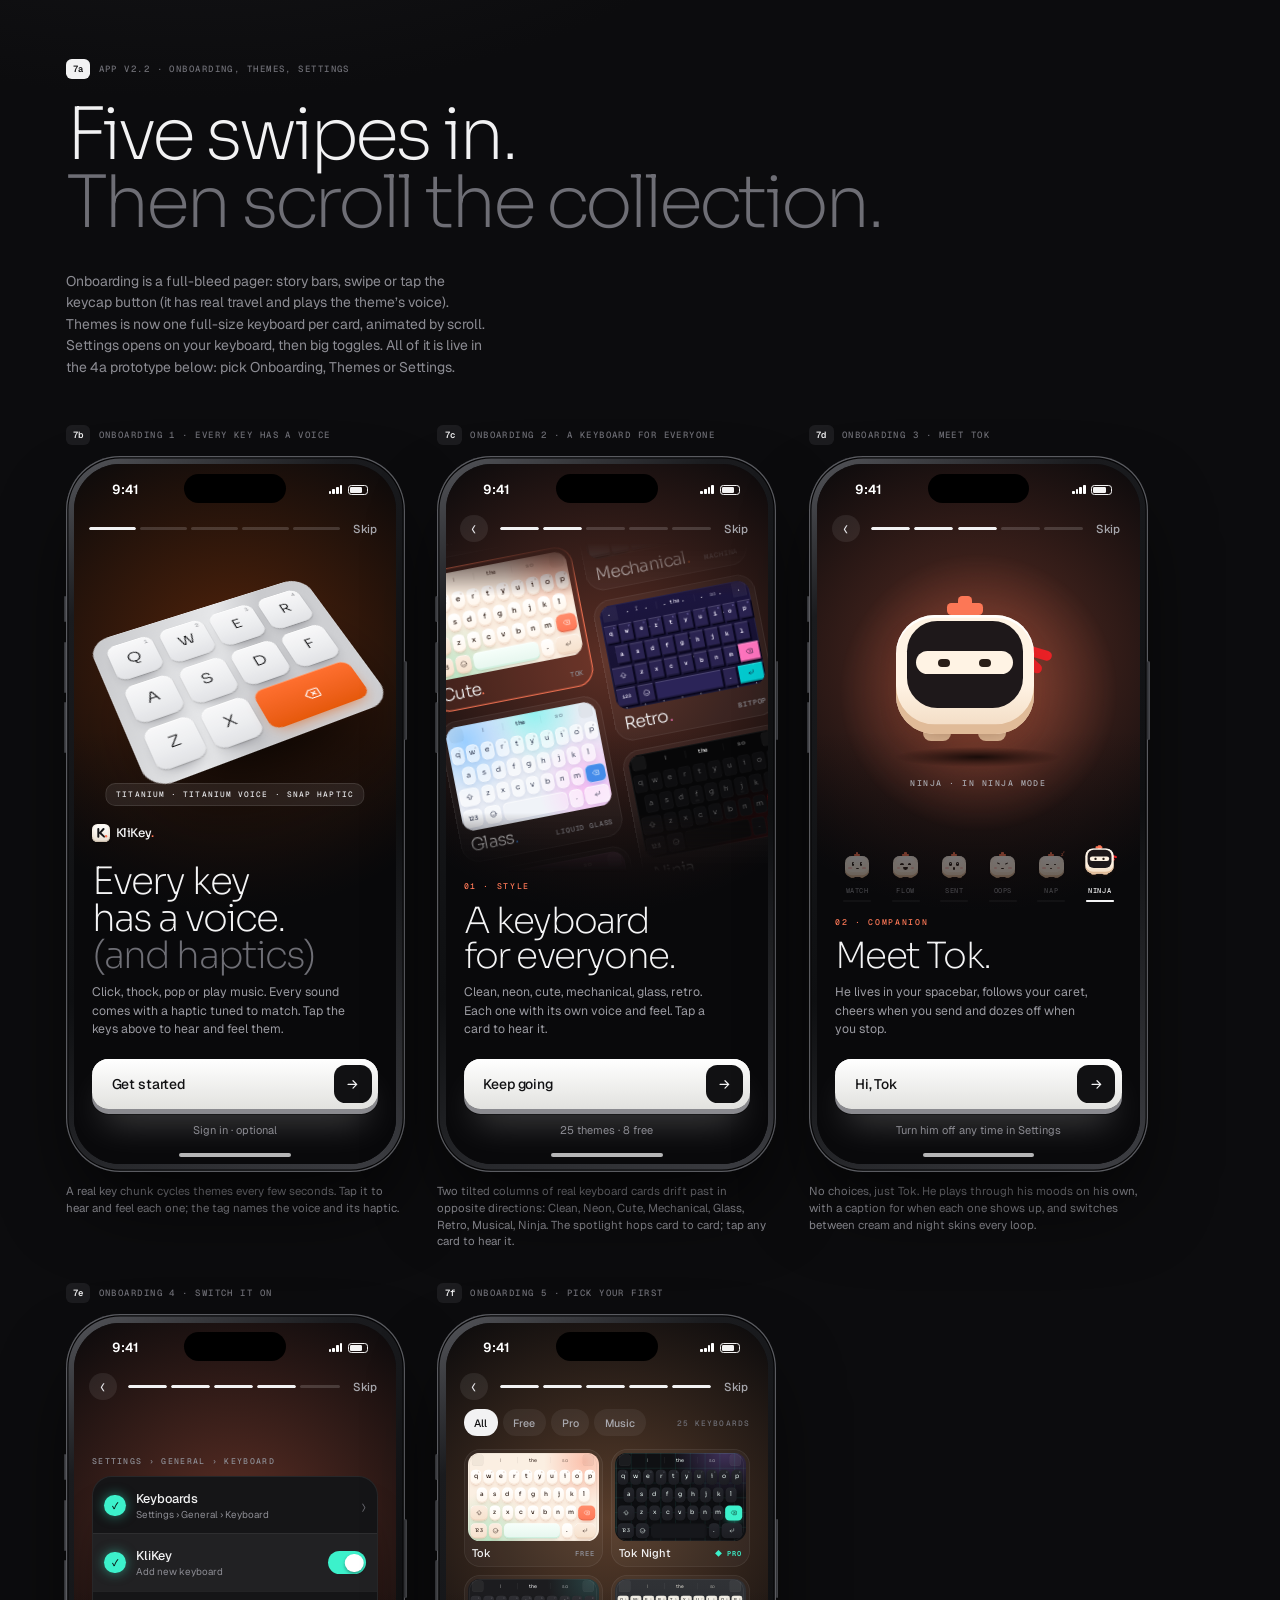
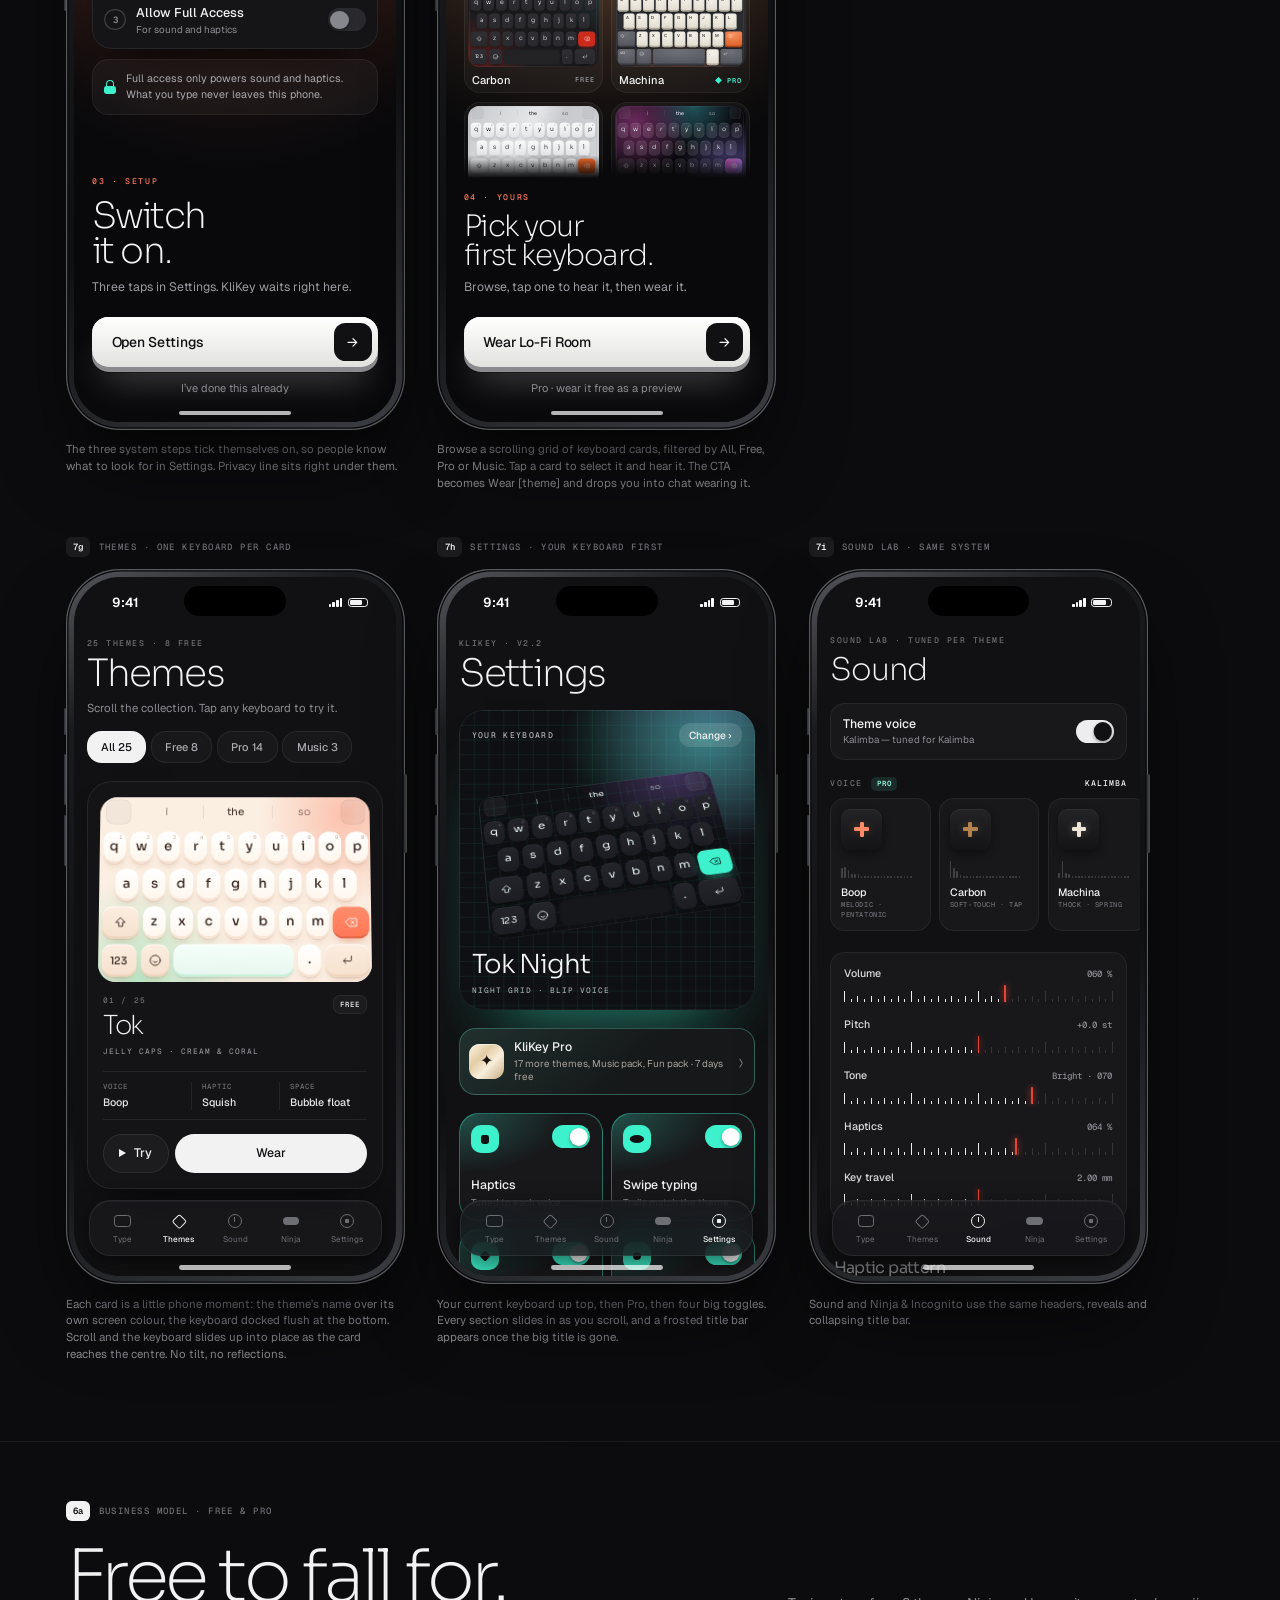
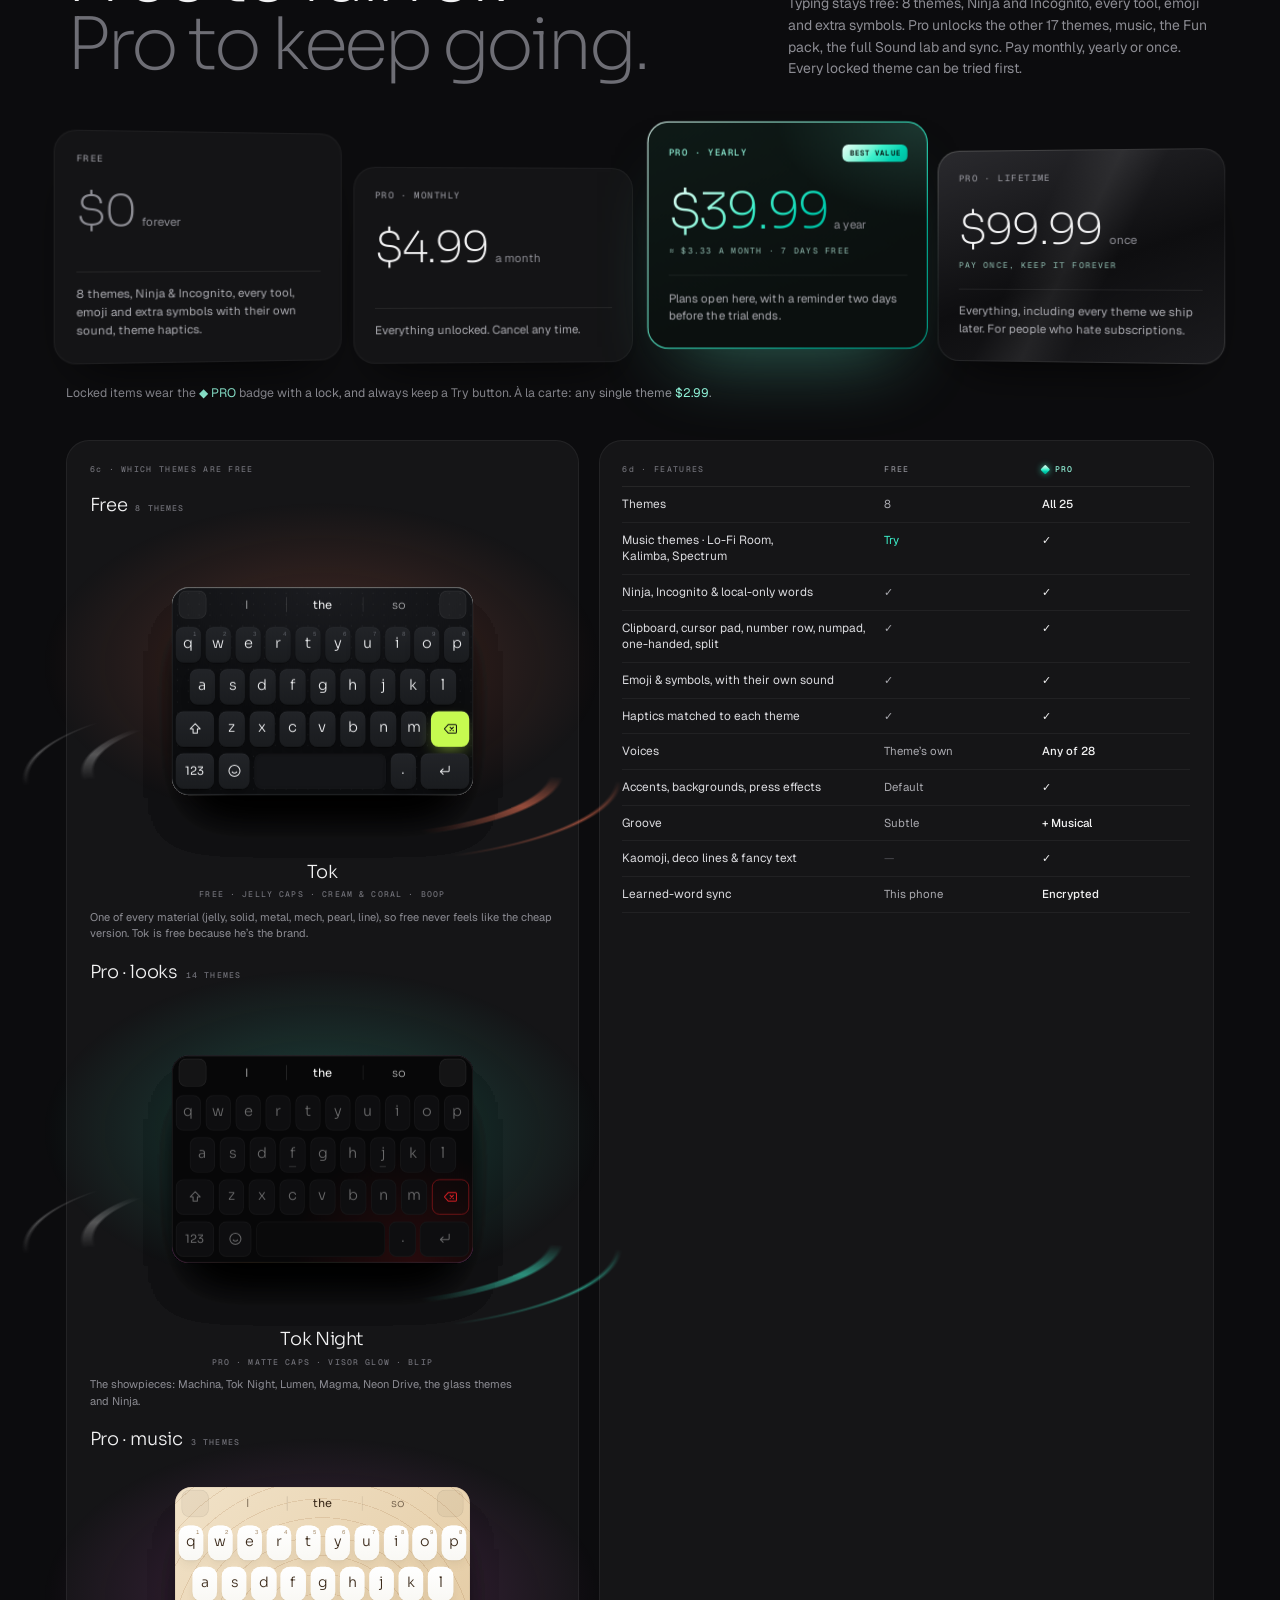
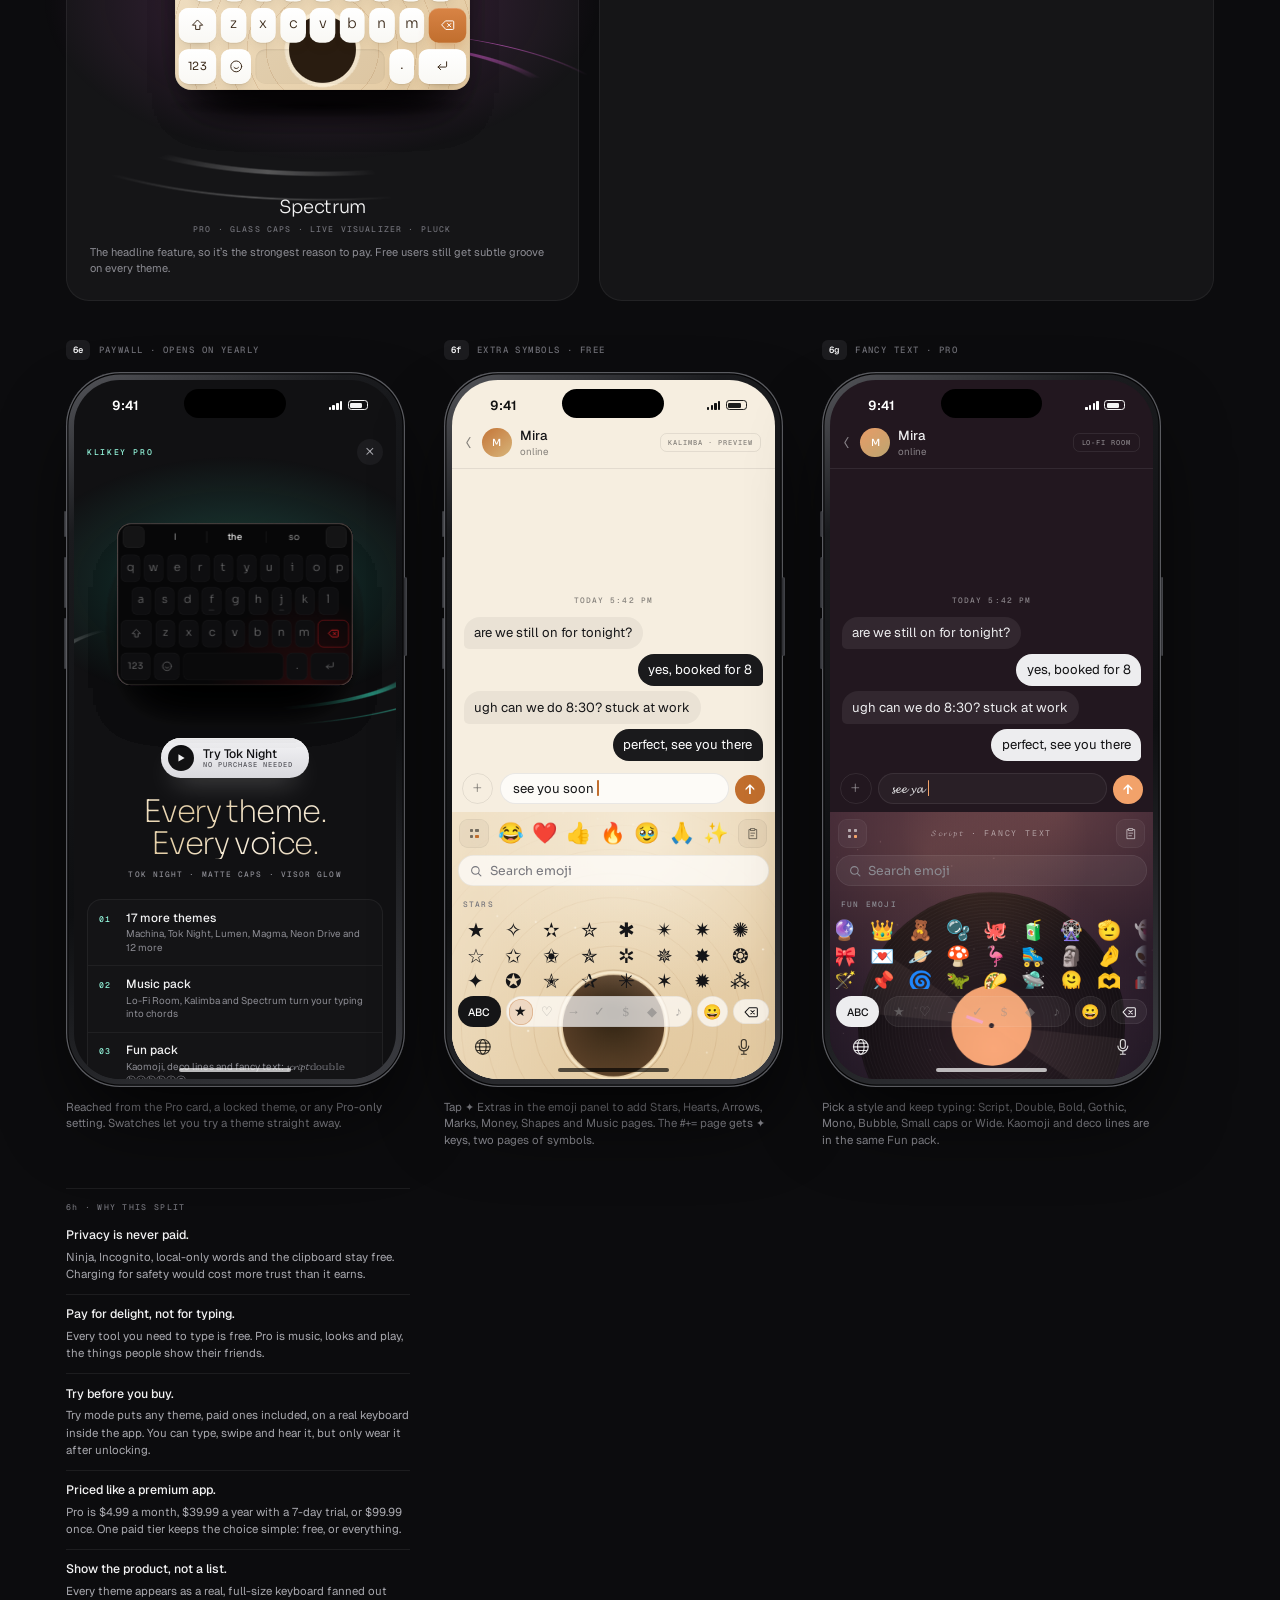
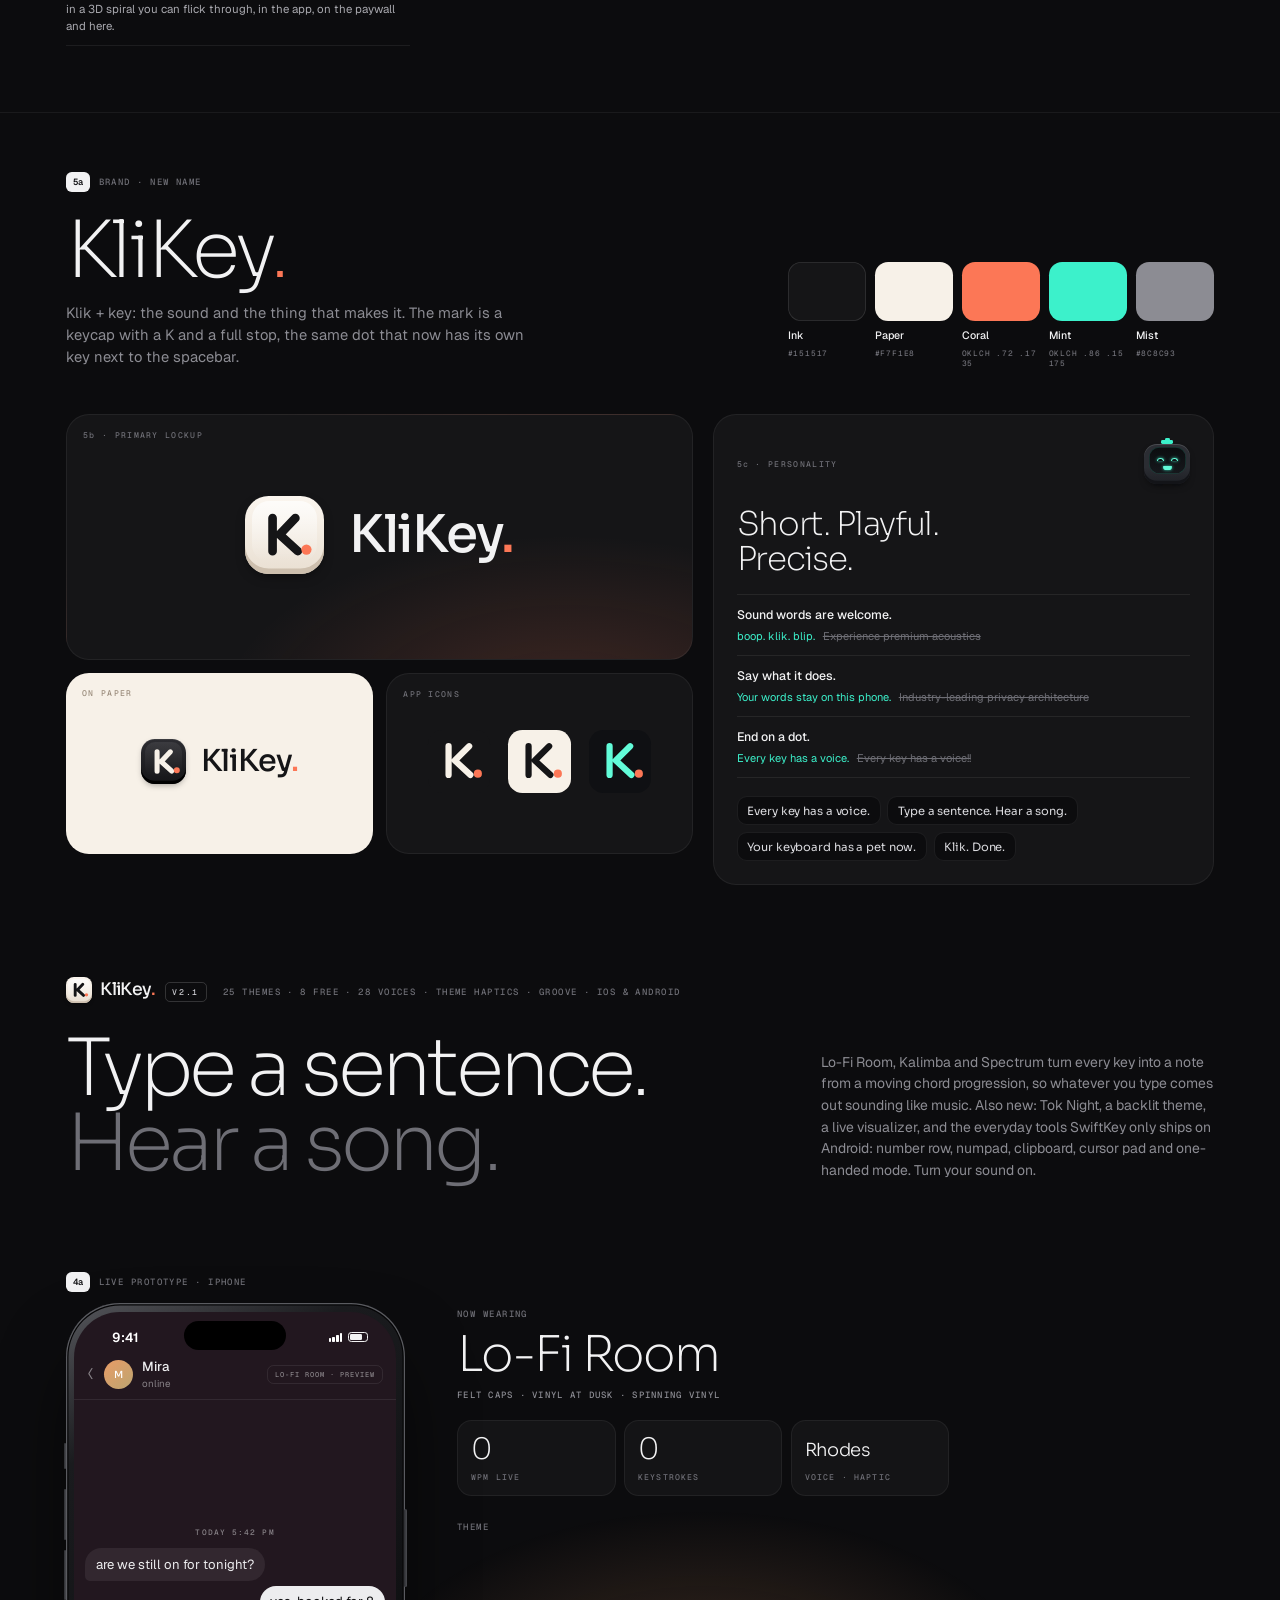
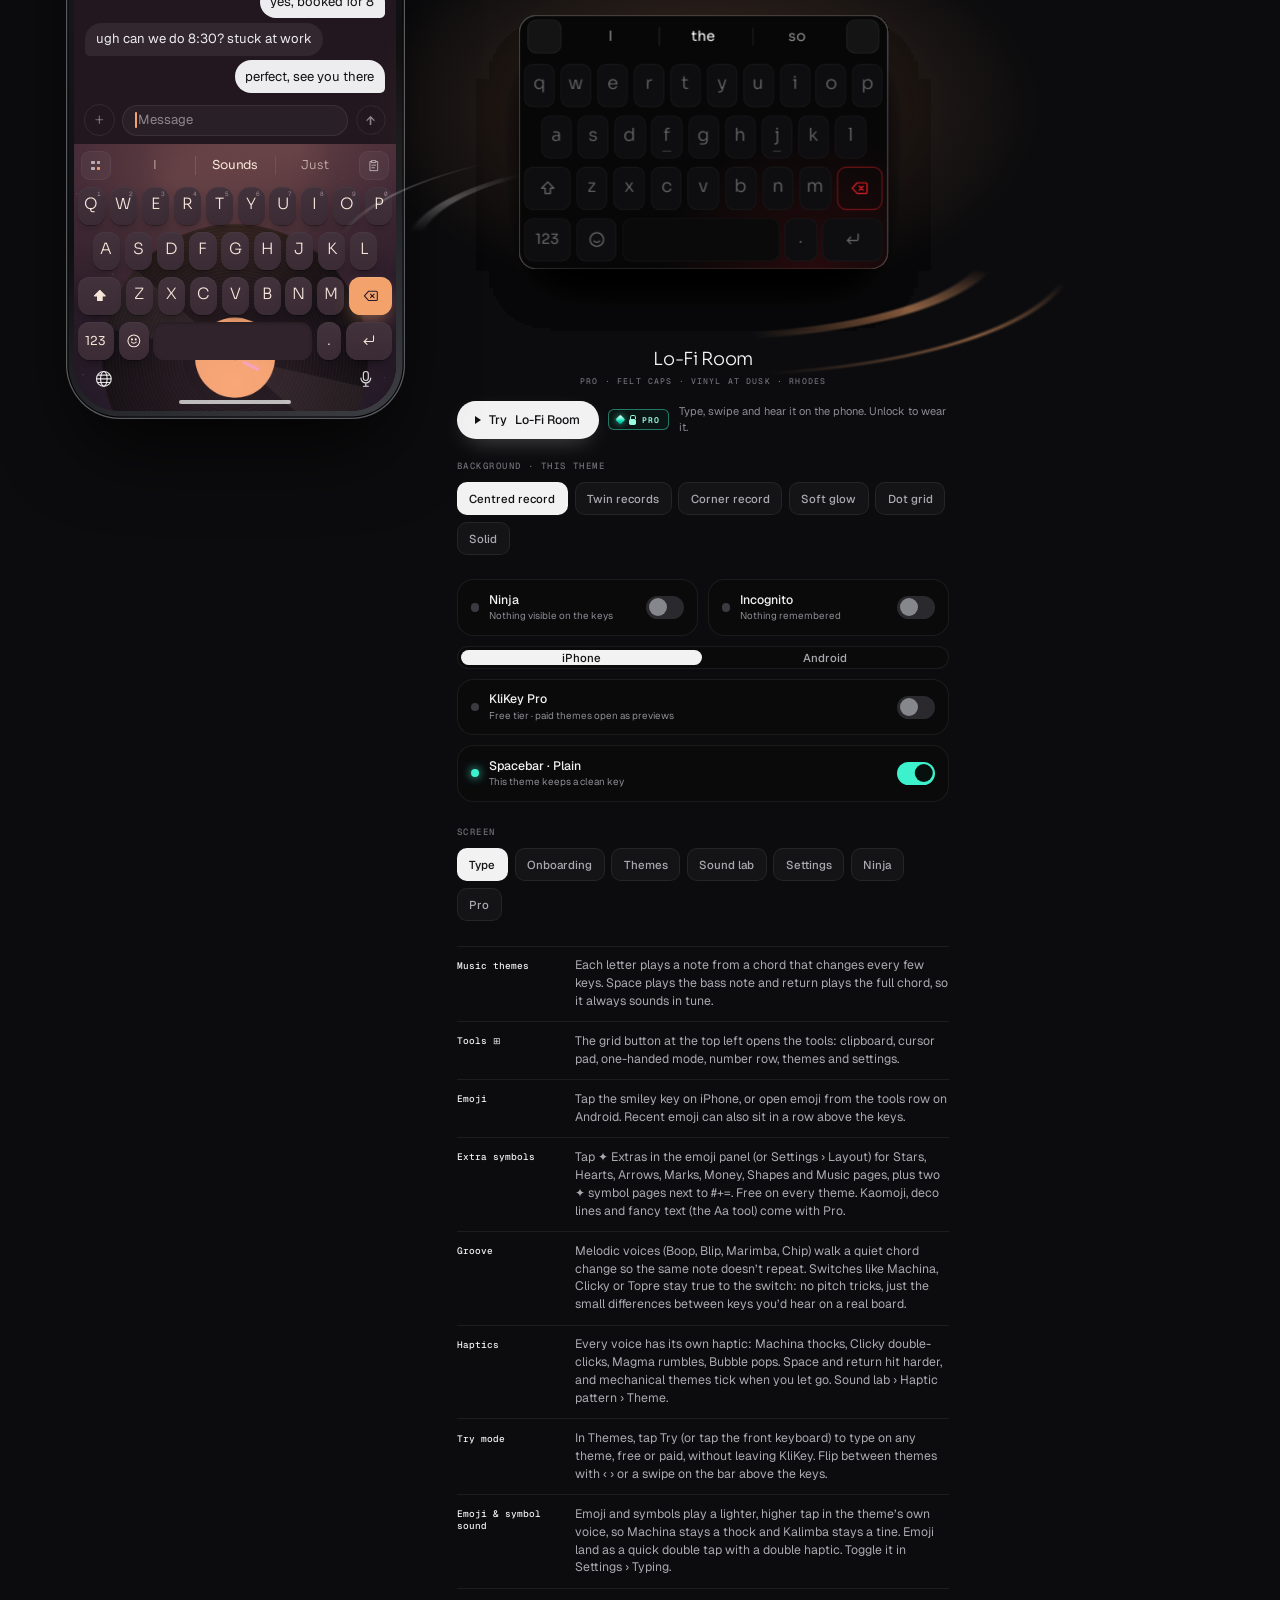
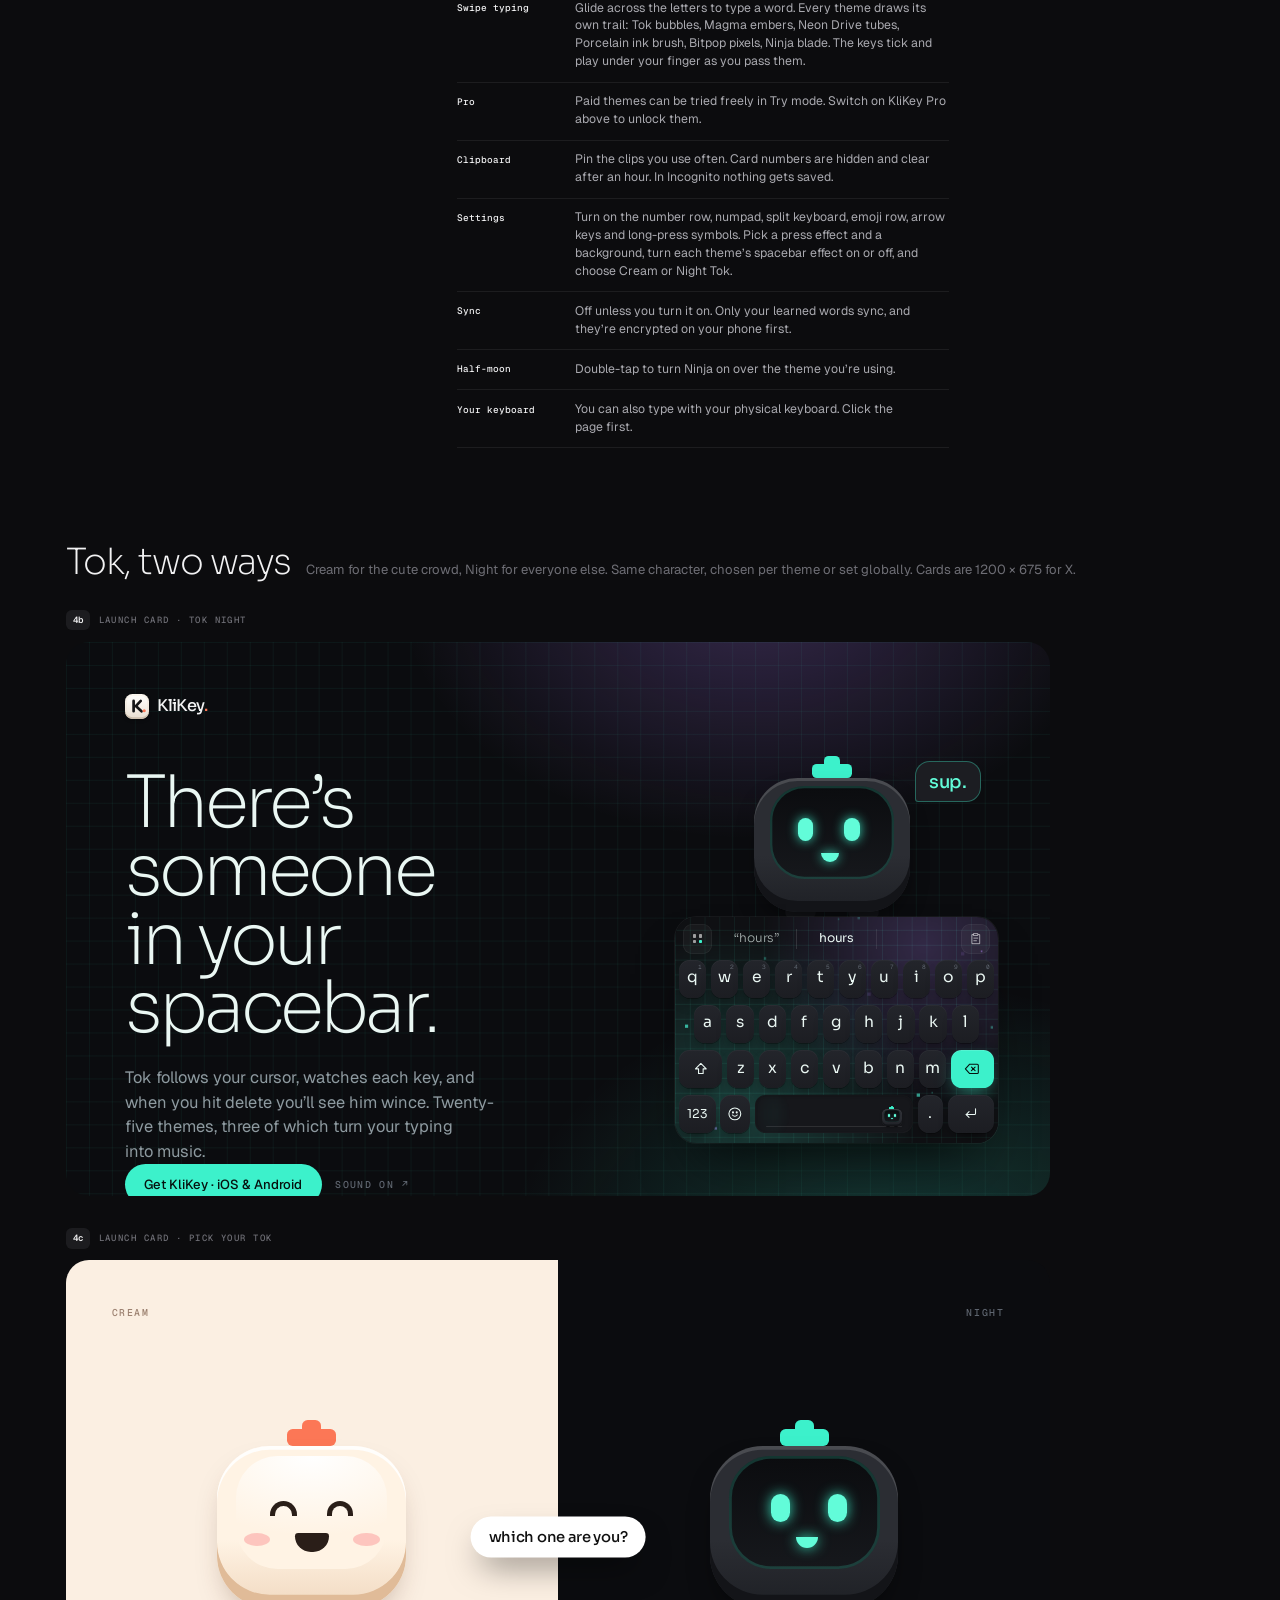
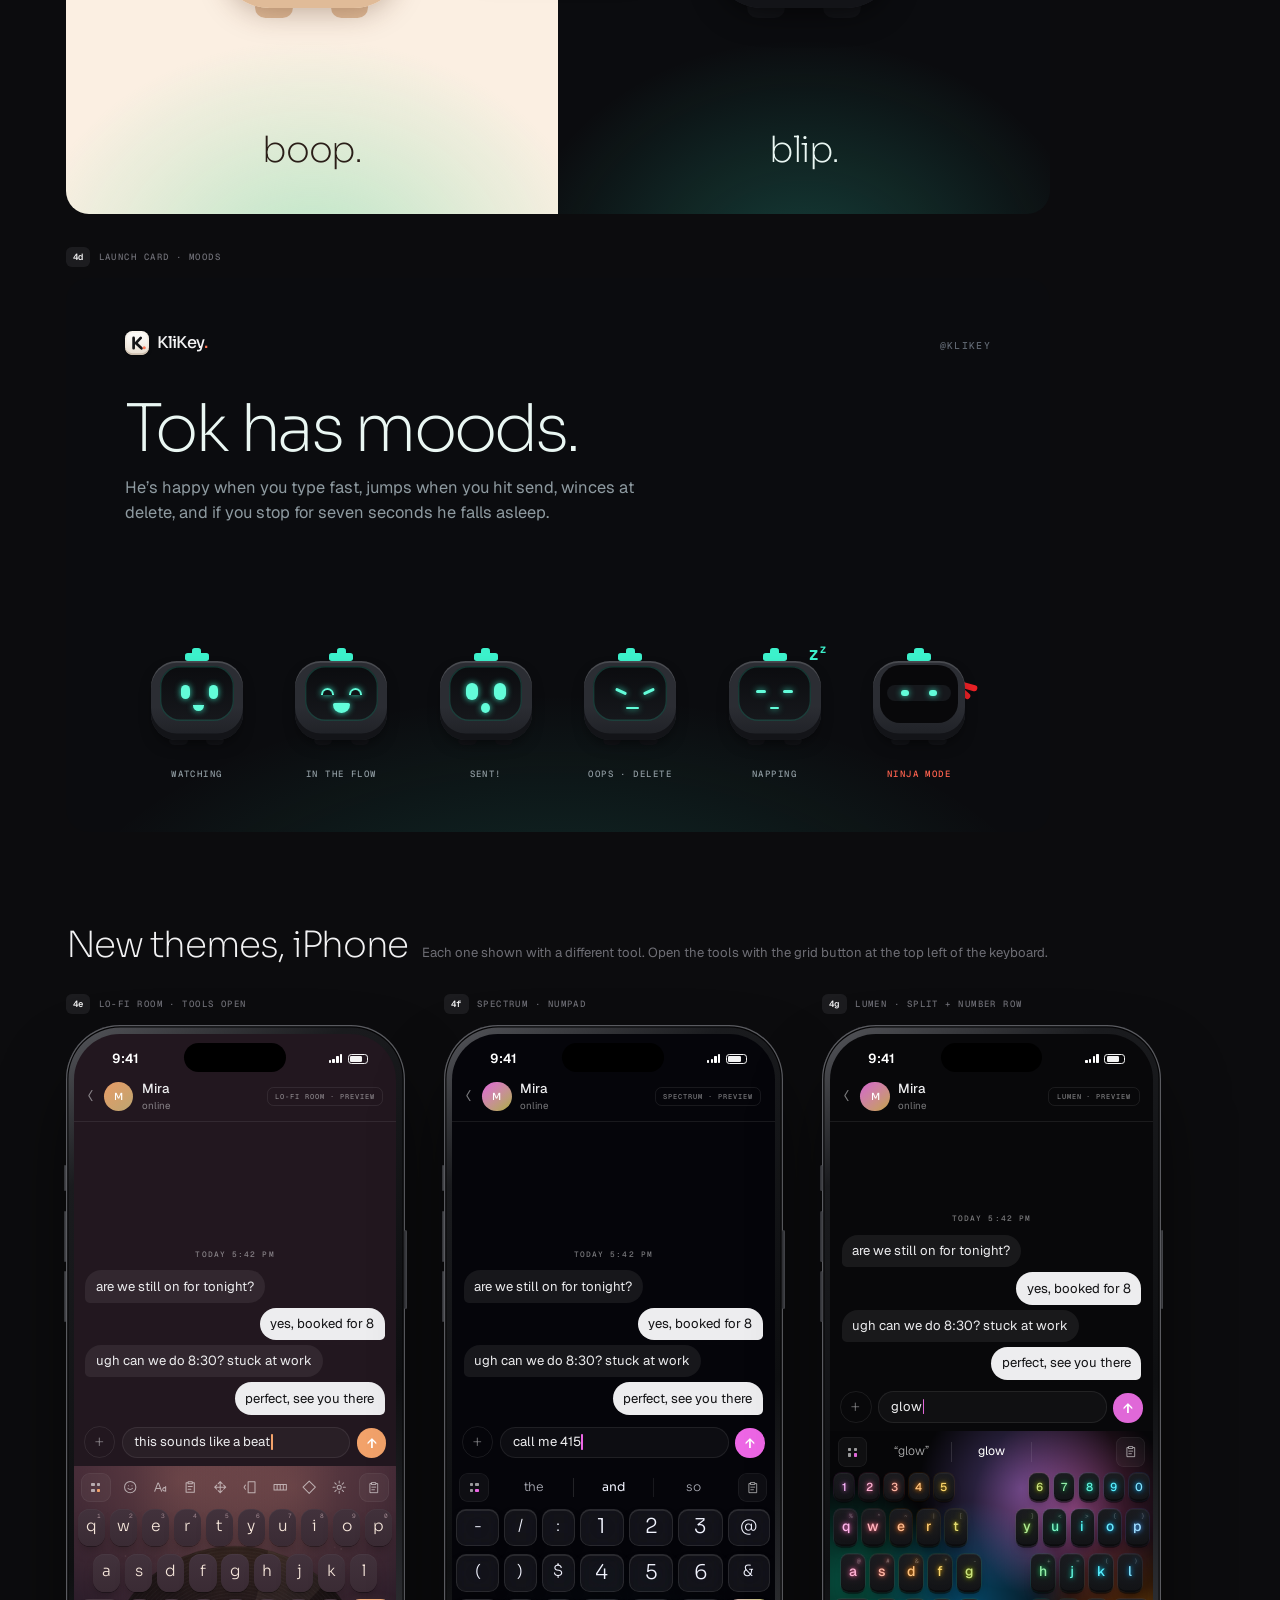
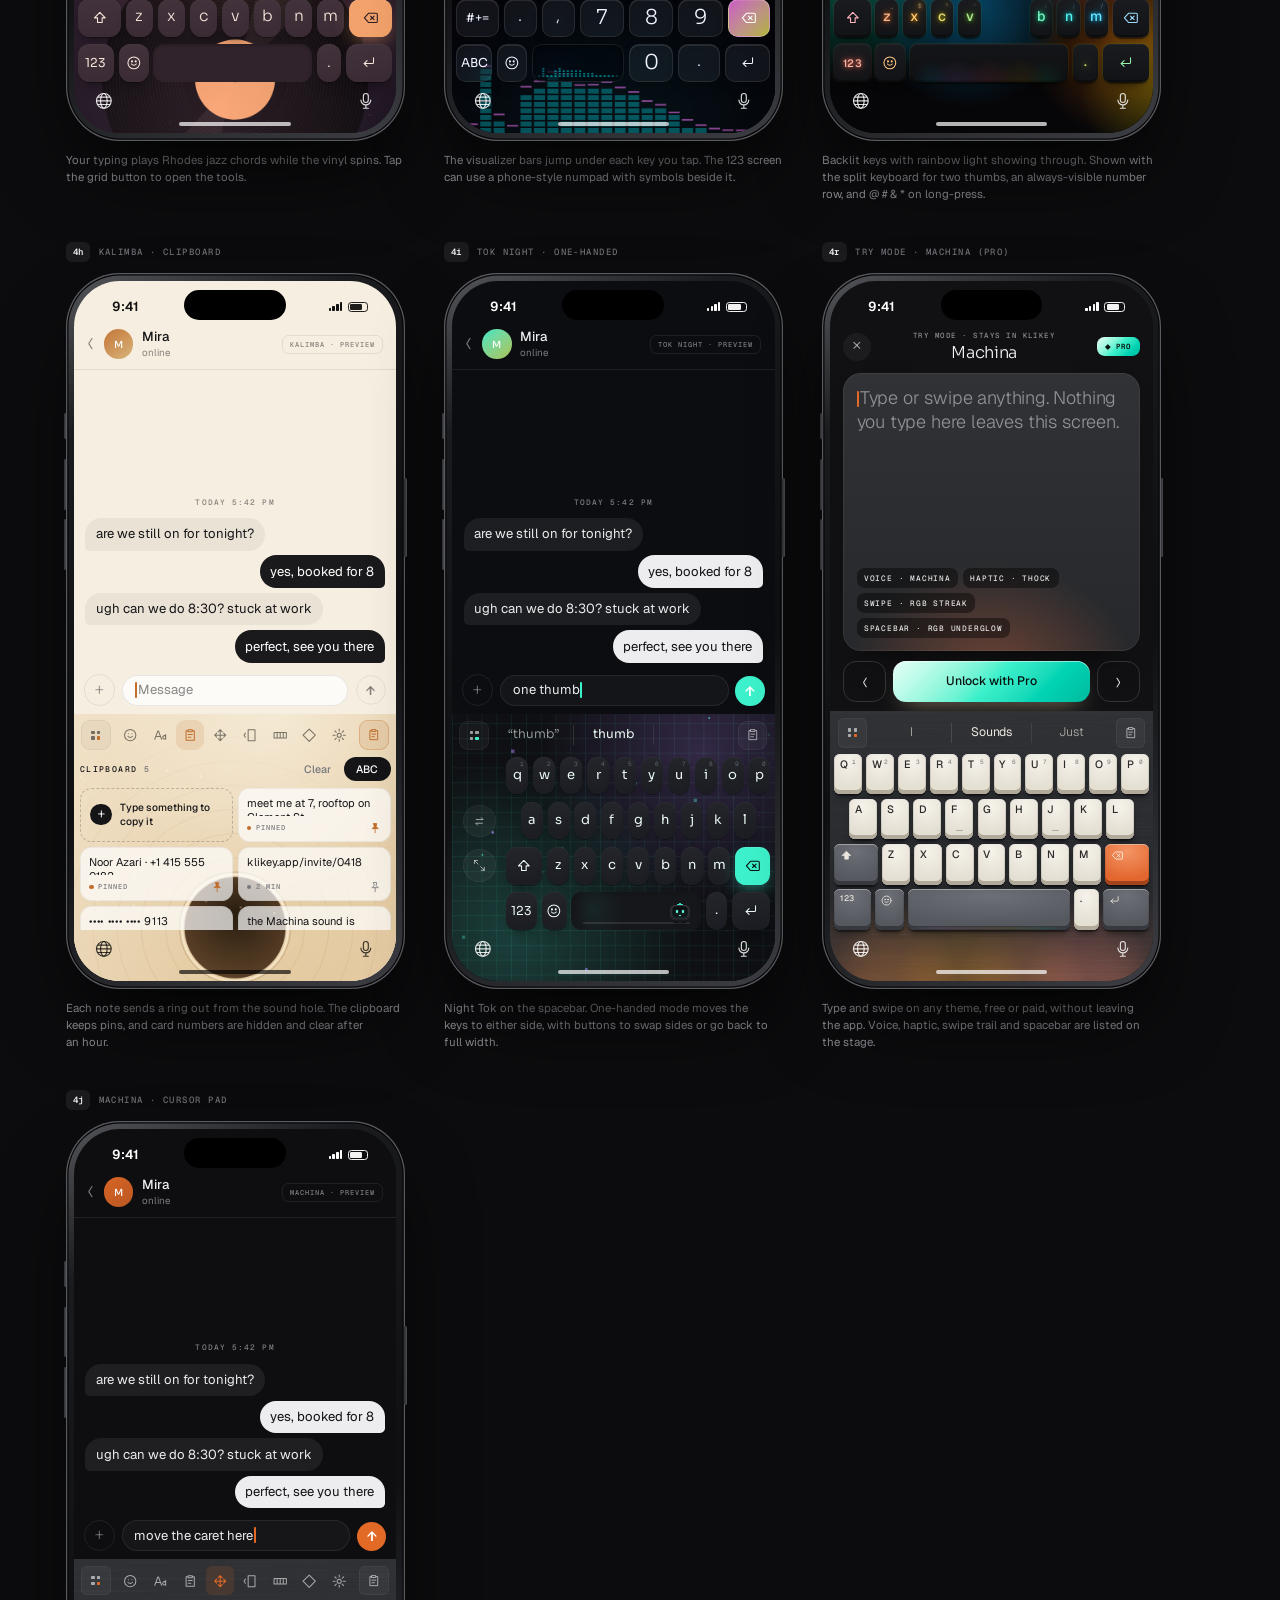
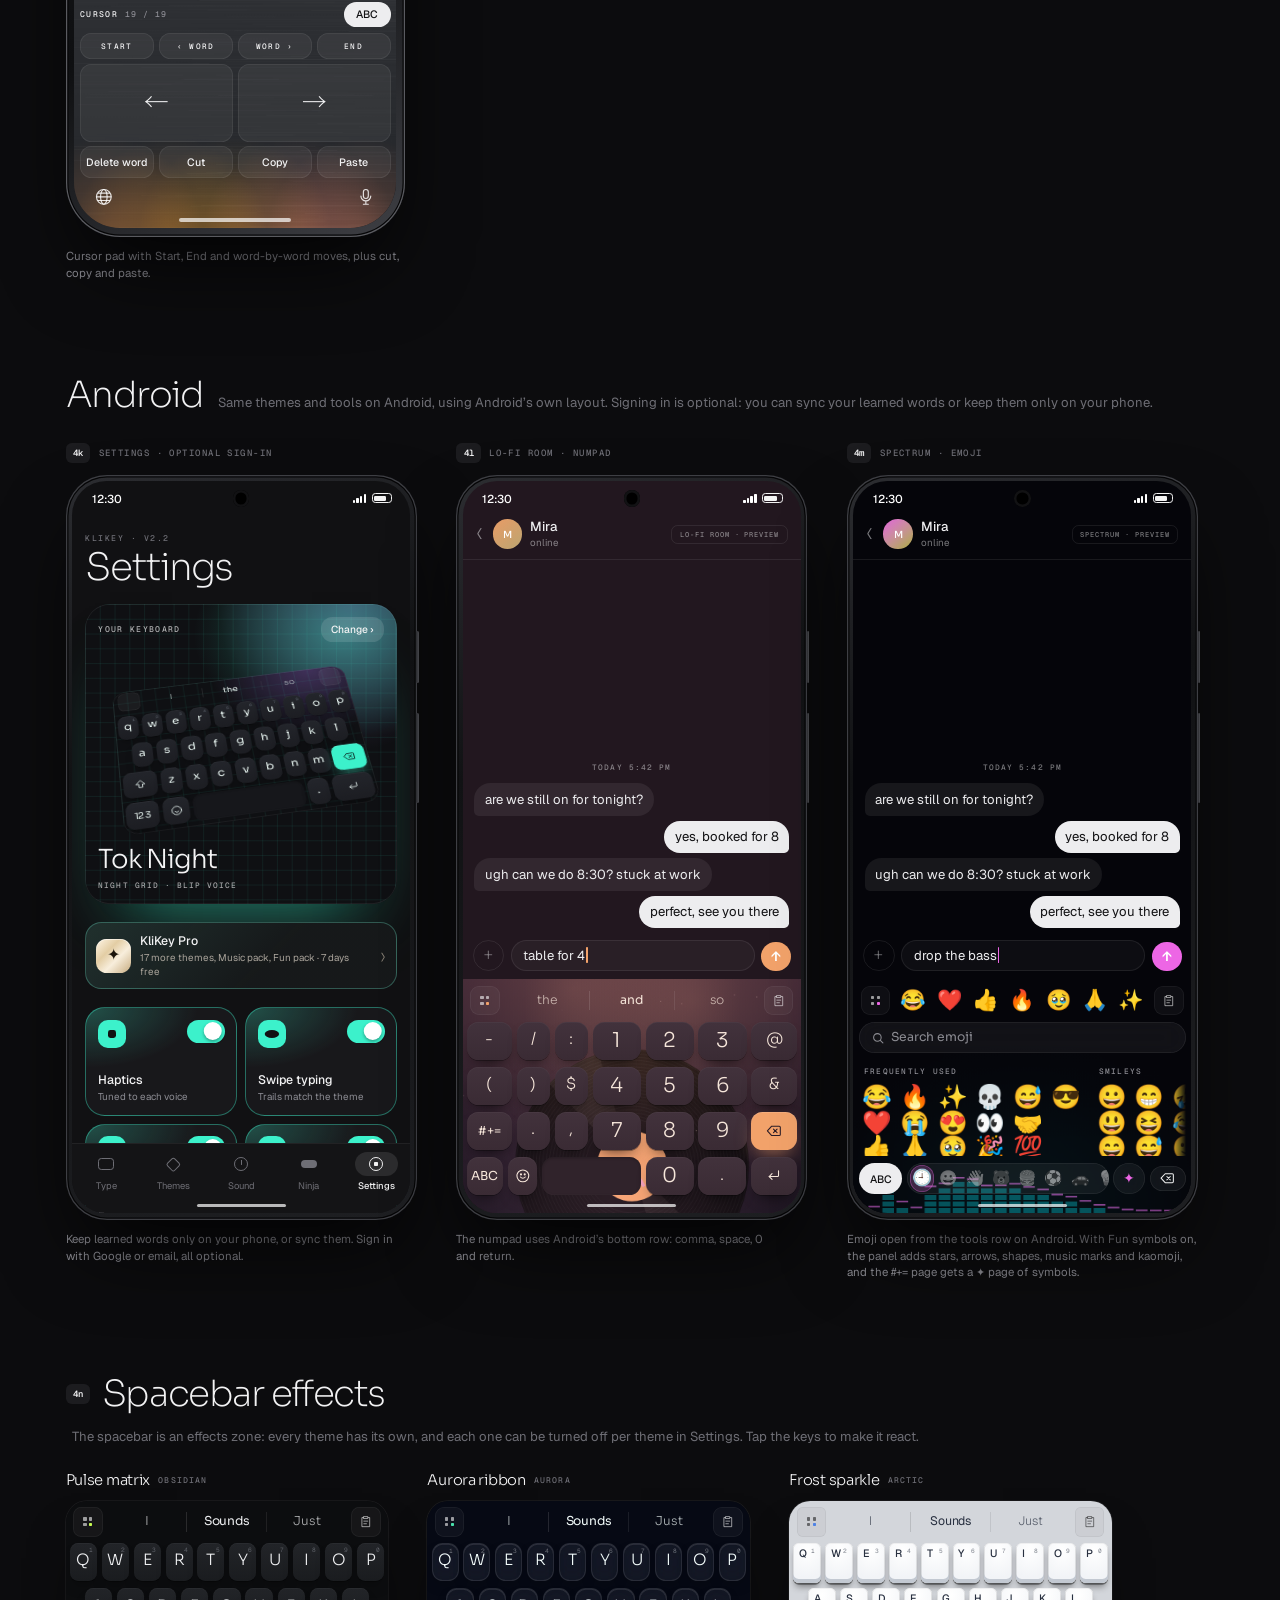
<file: index.html>
<!DOCTYPE html>
<html lang="en">
<head>
<meta charset="utf-8">
<meta name="viewport" content="width=device-width, initial-scale=1">
<title>KliKey — Every key has a voice.</title>
<meta name="description" content="Type a sentence. Hear a song. 25 themes, 28 voices and Tok, the keyboard pet. Android, iOS in development.">

<link rel="icon" href="/brand/favicon-32.png" sizes="32x32" type="image/png">
<link rel="icon" href="/brand/favicon-64.png" sizes="64x64" type="image/png">
<link rel="apple-touch-icon" href="/brand/apple-touch-icon.png">
<link rel="manifest" href="/site.webmanifest">
<meta name="theme-color" content="#0C0C0E">

<meta property="og:type" content="website">
<meta property="og:site_name" content="KliKey">
<meta property="og:title" content="KliKey. Every key has a voice.">
<meta property="og:description" content="Type a sentence. Hear a song. 25 themes, 28 voices and Tok, who lives in your spacebar. Live on Google Play.">
<meta property="og:image" content="/og.png">
<meta property="og:image:width" content="1200">
<meta property="og:image:height" content="675">
<meta name="twitter:card" content="summary_large_image">

<link rel="preconnect" href="https://fonts.googleapis.com">
<link rel="preconnect" href="https://fonts.gstatic.com" crossorigin>
  <script type="module" crossorigin src="/assets/index-BNMIeStD.js"></script>
  <link rel="stylesheet" crossorigin href="/assets/index-CY-mfTZy.css">
</head>
<body>
<div id="dc-root"></div>
</body>
</html>
</file>
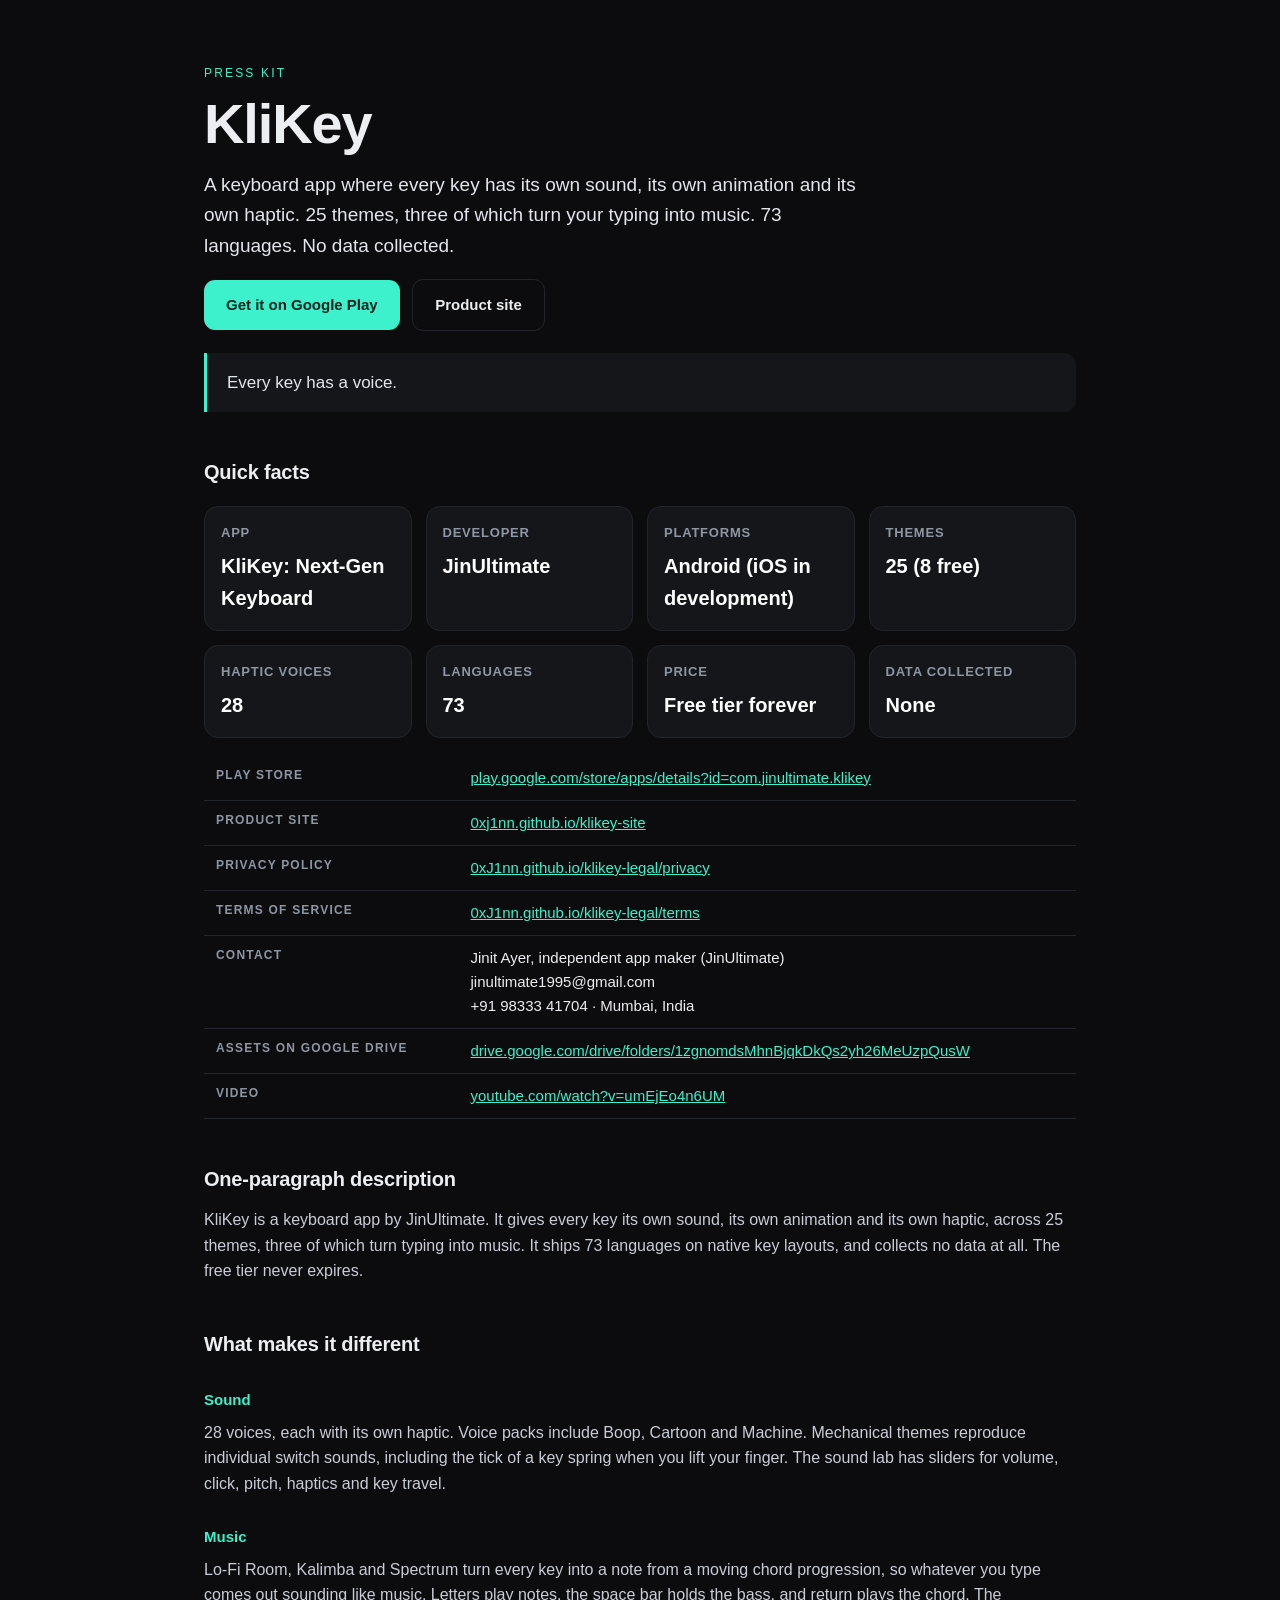
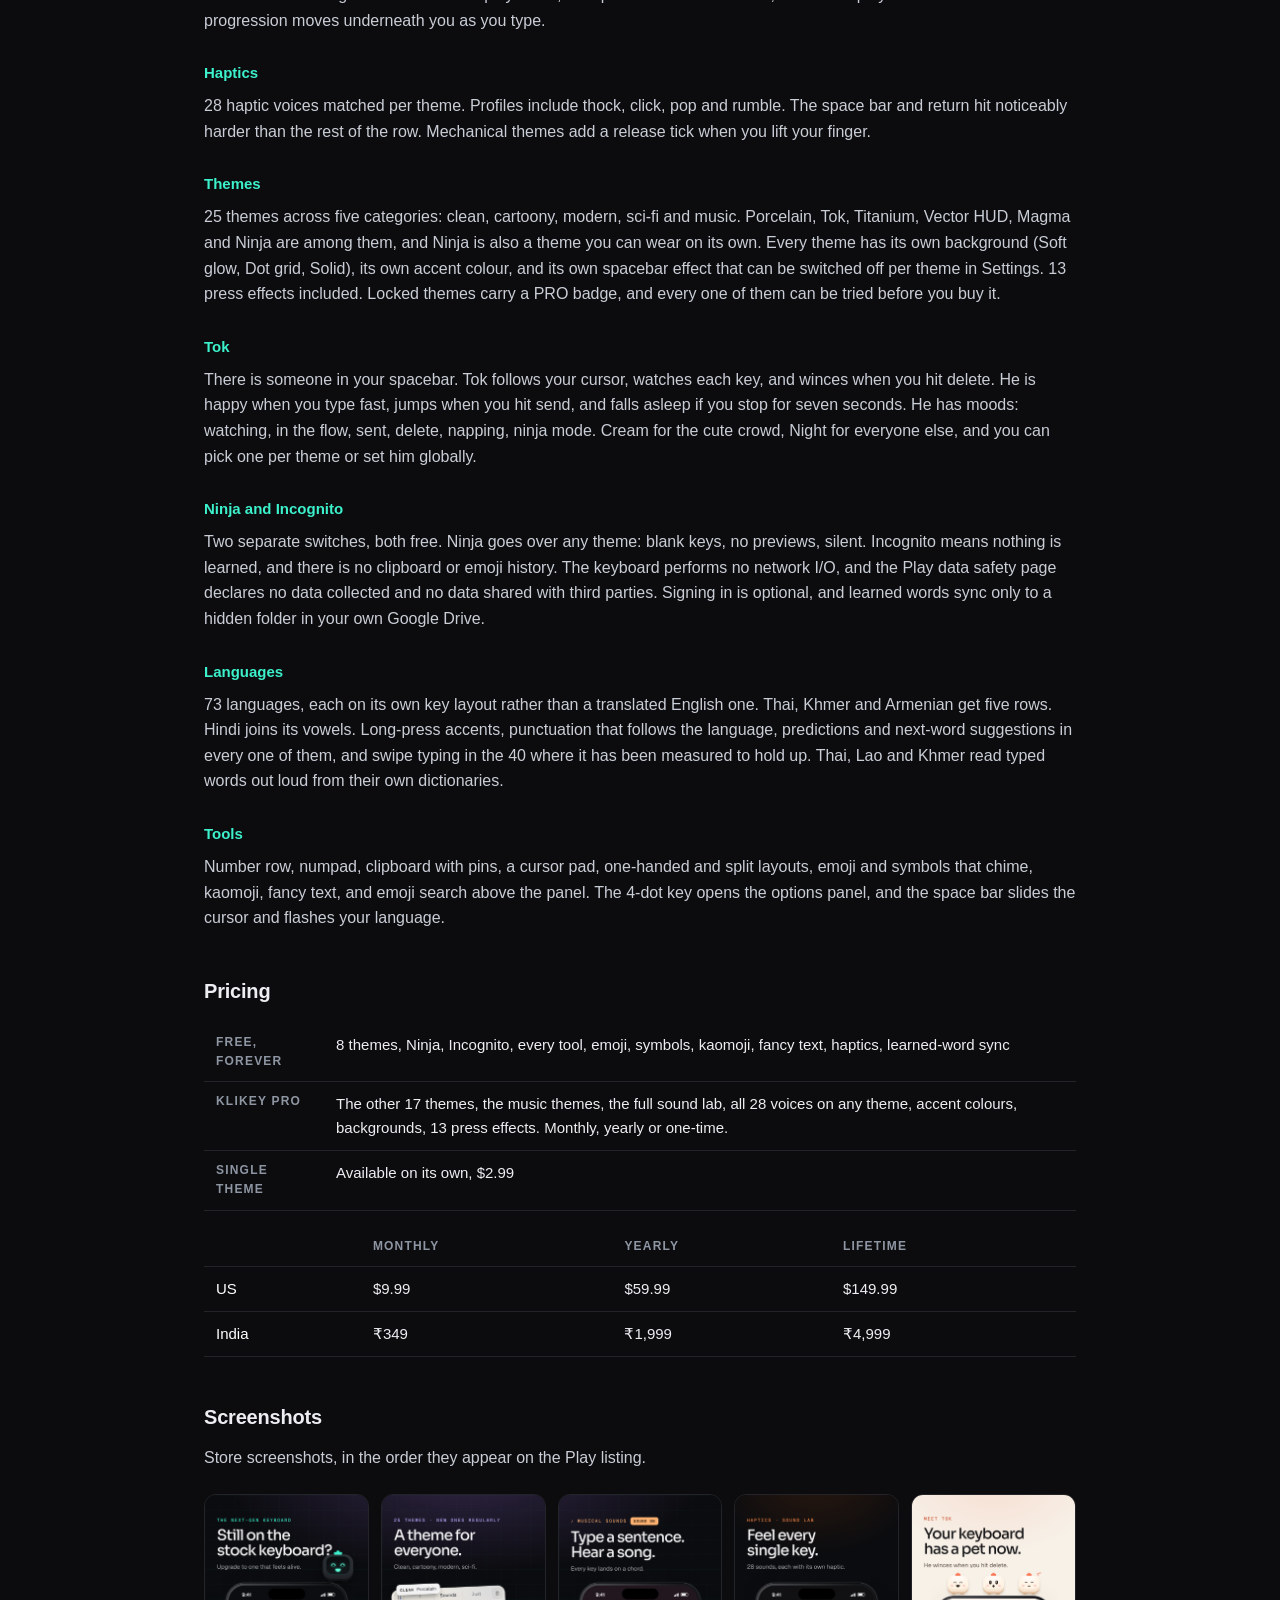
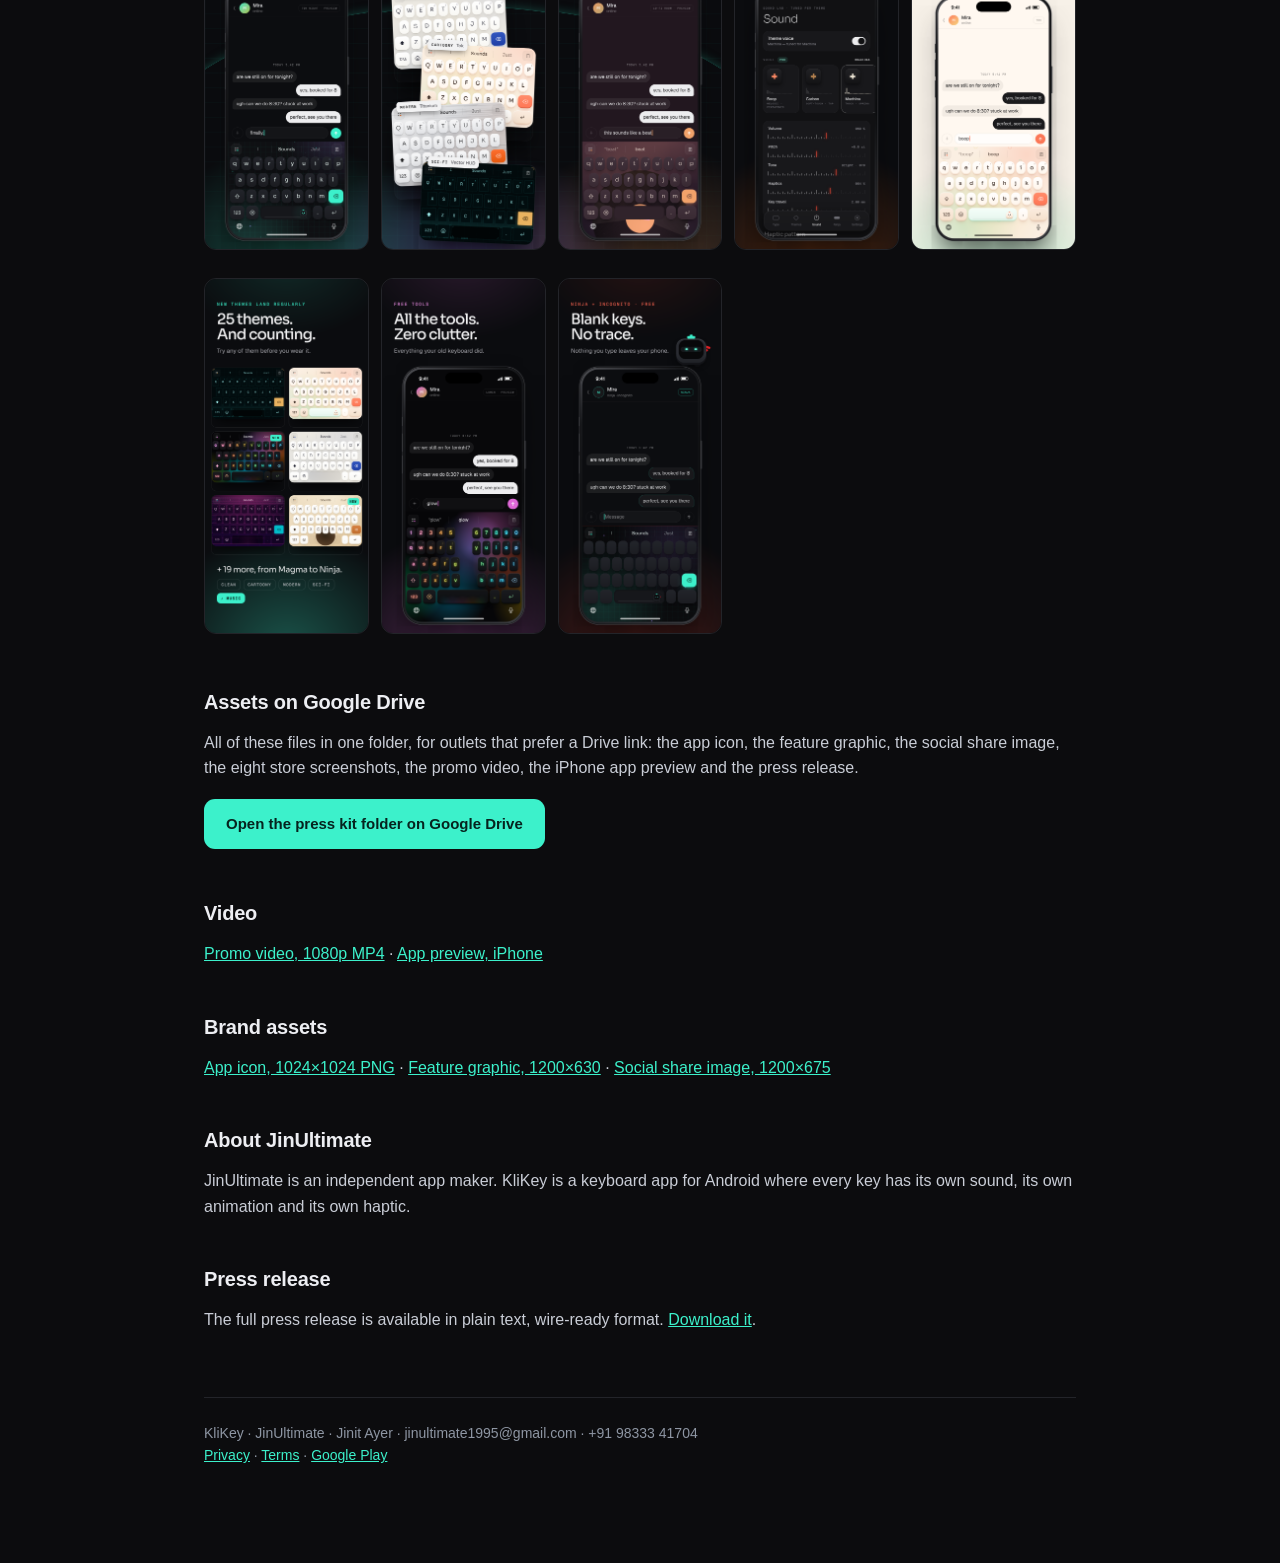
<file: press-kit/index.html>
<!DOCTYPE html>
<html lang="en">
<head>
<meta charset="utf-8">
<meta name="viewport" content="width=device-width, initial-scale=1">
<title>Press kit — KliKey</title>
<meta name="description" content="Press kit for KliKey, a keyboard app for Android. Every key has its own sound, animation and haptic. 25 themes, 28 voices, 73 languages, no data collected.">
<link rel="icon" href="/brand/favicon-32.png" sizes="32x32" type="image/png">
<link rel="apple-touch-icon" href="/brand/apple-touch-icon.png">
<style>
  :root{--ink:#0C0C0E;--paper:#F7F1E8;--mint:oklch(.86 .15 175);--dim:#8E96A3;--line:#232429}
  *{box-sizing:border-box}
  body{margin:0;background:var(--ink);color:#EDEEF2;font:16px/1.6 -apple-system,BlinkMacSystemFont,"Segoe UI",Roboto,Helvetica,Arial,sans-serif;-webkit-font-smoothing:antialiased}
  .wrap{max-width:920px;margin:0 auto;padding:64px 24px 96px}
  .kicker{font-size:12px;letter-spacing:.18em;text-transform:uppercase;color:var(--mint);margin:0 0 12px}
  h1{font-size:clamp(34px,6vw,56px);line-height:1.05;margin:0 0 16px;letter-spacing:-.02em}
  h2{font-size:20px;margin:44px 0 12px;letter-spacing:-.01em}
  h3{font-size:15px;margin:28px 0 8px;color:var(--mint);font-weight:600}
  p{margin:0 0 14px;color:#C9CDD6}
  a{color:var(--mint)}
  .lede{font-size:19px;color:#E3E6EC;max-width:62ch}
  .rule{height:1px;background:var(--line);margin:40px 0;border:0}
  .grid{display:grid;grid-template-columns:repeat(auto-fill,minmax(190px,1fr));gap:14px;margin:18px 0}
  .card{background:#15161A;border:1px solid var(--line);border-radius:14px;padding:16px}
  .card b{display:block;font-size:13px;letter-spacing:.06em;text-transform:uppercase;color:var(--dim);font-weight:600;margin-bottom:6px}
  .card span{font-size:20px;font-weight:600;color:#fff}
  table{width:100%;border-collapse:collapse;margin:16px 0;font-size:15px}
  th,td{text-align:left;padding:10px 12px;border-bottom:1px solid var(--line);vertical-align:top}
  th{color:var(--dim);font-weight:600;font-size:12px;letter-spacing:.1em;text-transform:uppercase}
  td:first-child{color:#fff;white-space:nowrap}
  ul{padding-left:20px;color:#C9CDD6} li{margin-bottom:7px}
  .btn{display:inline-block;background:var(--mint);color:#06231E;font-weight:700;padding:13px 22px;border-radius:11px;text-decoration:none;margin:4px 8px 4px 0;font-size:15px}
  .btn.ghost{background:transparent;color:#EDEEF2;border:1px solid var(--line)}
  .quote{background:#15161A;border-left:3px solid var(--mint);padding:16px 20px;border-radius:0 12px 12px 0;margin:18px 0;font-size:17px;color:#E3E6EC}
  code{background:#15161A;border:1px solid var(--line);padding:2px 6px;border-radius:6px;font-size:13px;color:var(--mint)}
  .shot{width:100%;border-radius:12px;border:1px solid var(--line);display:block;margin:8px 0}
  .shotrow{display:grid;grid-template-columns:repeat(auto-fill,minmax(150px,1fr));gap:12px;margin:16px 0}
  footer{margin-top:64px;padding-top:24px;border-top:1px solid var(--line);color:var(--dim);font-size:14px}
</style>
</head>
<body>
<div class="wrap">

<p class="kicker">Press kit</p>
<h1>KliKey</h1>
<p class="lede">A keyboard app where every key has its own sound, its own animation and its own haptic. 25 themes, three of which turn your typing into music. 73 languages. No data collected.</p>

<p>
  <a class="btn" href="https://play.google.com/store/apps/details?id=com.jinultimate.klikey">Get it on Google Play</a>
  <a class="btn ghost" href="https://0xJ1nn.github.io/klikey-site/">Product site</a>
</p>

<div class="quote">Every key has a voice.</div>

<h2>Quick facts</h2>
<div class="grid">
  <div class="card"><b>App</b><span>KliKey: Next-Gen Keyboard</span></div>
  <div class="card"><b>Developer</b><span>JinUltimate</span></div>
  <div class="card"><b>Platforms</b><span>Android (iOS in development)</span></div>
  <div class="card"><b>Themes</b><span>25 (8 free)</span></div>
  <div class="card"><b>Haptic voices</b><span>28</span></div>
  <div class="card"><b>Languages</b><span>73</span></div>
  <div class="card"><b>Price</b><span>Free tier forever</span></div>
  <div class="card"><b>Data collected</b><span>None</span></div>
</div>

<table>
  <tr><th>Play Store</th><td><a href="https://play.google.com/store/apps/details?id=com.jinultimate.klikey">play.google.com/store/apps/details?id=com.jinultimate.klikey</a></td></tr>
  <tr><th>Product site</th><td><a href="https://0xj1nn.github.io/klikey-site/">0xj1nn.github.io/klikey-site</a></td></tr>
  <tr><th>Privacy policy</th><td><a href="https://0xJ1nn.github.io/klikey-legal/privacy/">0xJ1nn.github.io/klikey-legal/privacy</a></td></tr>
  <tr><th>Terms of service</th><td><a href="https://0xJ1nn.github.io/klikey-legal/terms/">0xJ1nn.github.io/klikey-legal/terms</a></td></tr>
  <tr><th>Contact</th><td>Jinit Ayer, independent app maker (JinUltimate)<br>jinultimate1995@gmail.com<br>+91 98333 41704 &middot; Mumbai, India</td></tr>
  <tr><th>Assets on Google Drive</th><td><a href="https://drive.google.com/drive/folders/1zgnomdsMhnBjqkDkQs2yh26MeUzpQusW">drive.google.com/drive/folders/1zgnomdsMhnBjqkDkQs2yh26MeUzpQusW</a></td></tr>
  <tr><th>Video</th><td><a href="https://www.youtube.com/watch?v=umEjEo4n6UM">youtube.com/watch?v=umEjEo4n6UM</a></td></tr>
</table>

<h2>One-paragraph description</h2>
<p>KliKey is a keyboard app by JinUltimate. It gives every key its own sound, its own animation and its own haptic, across 25 themes, three of which turn typing into music. It ships 73 languages on native key layouts, and collects no data at all. The free tier never expires.</p>

<h2>What makes it different</h2>
<h3>Sound</h3>
<p>28 voices, each with its own haptic. Voice packs include Boop, Cartoon and Machine. Mechanical themes reproduce individual switch sounds, including the tick of a key spring when you lift your finger. The sound lab has sliders for volume, click, pitch, haptics and key travel.</p>

<h3>Music</h3>
<p>Lo-Fi Room, Kalimba and Spectrum turn every key into a note from a moving chord progression, so whatever you type comes out sounding like music. Letters play notes, the space bar holds the bass, and return plays the chord. The progression moves underneath you as you type.</p>

<h3>Haptics</h3>
<p>28 haptic voices matched per theme. Profiles include thock, click, pop and rumble. The space bar and return hit noticeably harder than the rest of the row. Mechanical themes add a release tick when you lift your finger.</p>

<h3>Themes</h3>
<p>25 themes across five categories: clean, cartoony, modern, sci-fi and music. Porcelain, Tok, Titanium, Vector HUD, Magma and Ninja are among them, and Ninja is also a theme you can wear on its own. Every theme has its own background (Soft glow, Dot grid, Solid), its own accent colour, and its own spacebar effect that can be switched off per theme in Settings. 13 press effects included. Locked themes carry a PRO badge, and every one of them can be tried before you buy it.</p>

<h3>Tok</h3>
<p>There is someone in your spacebar. Tok follows your cursor, watches each key, and winces when you hit delete. He is happy when you type fast, jumps when you hit send, and falls asleep if you stop for seven seconds. He has moods: watching, in the flow, sent, delete, napping, ninja mode. Cream for the cute crowd, Night for everyone else, and you can pick one per theme or set him globally.</p>

<h3>Ninja and Incognito</h3>
<p>Two separate switches, both free. Ninja goes over any theme: blank keys, no previews, silent. Incognito means nothing is learned, and there is no clipboard or emoji history. The keyboard performs no network I/O, and the Play data safety page declares no data collected and no data shared with third parties. Signing in is optional, and learned words sync only to a hidden folder in your own Google Drive.</p>

<h3>Languages</h3>
<p>73 languages, each on its own key layout rather than a translated English one. Thai, Khmer and Armenian get five rows. Hindi joins its vowels. Long-press accents, punctuation that follows the language, predictions and next-word suggestions in every one of them, and swipe typing in the 40 where it has been measured to hold up. Thai, Lao and Khmer read typed words out loud from their own dictionaries.</p>

<h3>Tools</h3>
<p>Number row, numpad, clipboard with pins, a cursor pad, one-handed and split layouts, emoji and symbols that chime, kaomoji, fancy text, and emoji search above the panel. The 4-dot key opens the options panel, and the space bar slides the cursor and flashes your language.</p>

<h2>Pricing</h2>
<table>
  <tr><th>Free, forever</th><td>8 themes, Ninja, Incognito, every tool, emoji, symbols, kaomoji, fancy text, haptics, learned-word sync</td></tr>
  <tr><th>KliKey Pro</th><td>The other 17 themes, the music themes, the full sound lab, all 28 voices on any theme, accent colours, backgrounds, 13 press effects. Monthly, yearly or one-time.</td></tr>
  <tr><th>Single theme</th><td>Available on its own, $2.99</td></tr>
</table>
<table>
  <tr><th></th><th>Monthly</th><th>Yearly</th><th>Lifetime</th></tr>
  <tr><td>US</td><td>$9.99</td><td>$59.99</td><td>$149.99</td></tr>
  <tr><td>India</td><td>&#8377;349</td><td>&#8377;1,999</td><td>&#8377;4,999</td></tr>
</table>

<h2>Screenshots</h2>
<p>Store screenshots, in the order they appear on the Play listing.</p>
<div class="shotrow">
  <img class="shot" src="/press-kit/01.png" alt="KliKey in a messaging app, dark theme">
  <img class="shot" src="/press-kit/02.png" alt="The theme gallery">
  <img class="shot" src="/press-kit/03.png" alt="Musical Sounds theme">
  <img class="shot" src="/press-kit/04.png" alt="Sound and haptics settings">
  <img class="shot" src="/press-kit/05.png" alt="Tok, the keyboard mascot">
  <img class="shot" src="/press-kit/06.png" alt="All 25 themes">
  <img class="shot" src="/press-kit/07.png" alt="Tools and effects">
  <img class="shot" src="/press-kit/08.png" alt="Ninja and Incognito modes">
</div>

<h2>Assets on Google Drive</h2>
<p>All of these files in one folder, for outlets that prefer a Drive link: the app icon, the feature graphic, the social share image, the eight store screenshots, the promo video, the iPhone app preview and the press release.</p>
<p><a class="btn" href="https://drive.google.com/drive/folders/1zgnomdsMhnBjqkDkQs2yh26MeUzpQusW">Open the press kit folder on Google Drive</a></p>

<h2>Video</h2>
<p><a href="/press-kit/klikey-demo.mp4">Promo video, 1080p MP4</a> &middot; <a href="/press-kit/app-preview.mp4">App preview, iPhone</a></p>

<h2>Brand assets</h2>
<p><a href="/press-kit/icon-1024.png">App icon, 1024&times;1024 PNG</a> &middot; <a href="/press-kit/feature-graphic.png">Feature graphic, 1200&times;630</a> &middot; <a href="/press-kit/og.png">Social share image, 1200&times;675</a></p>

<h2>About JinUltimate</h2>
<p>JinUltimate is an independent app maker. KliKey is a keyboard app for Android where every key has its own sound, its own animation and its own haptic.</p>

<h2>Press release</h2>
<p>The full press release is available in plain text, wire-ready format. <a href="/press-kit/press-release.txt">Download it</a>.</p>

<footer>
  KliKey &middot; JinUltimate &middot; Jinit Ayer &middot; jinultimate1995@gmail.com &middot; +91 98333 41704<br>
  <a href="https://0xJ1nn.github.io/klikey-legal/privacy/">Privacy</a> &middot; <a href="https://0xJ1nn.github.io/klikey-legal/terms/">Terms</a> &middot; <a href="https://play.google.com/store/apps/details?id=com.jinultimate.klikey">Google Play</a>
</footer>

</div>
</body>
</html>
</file>
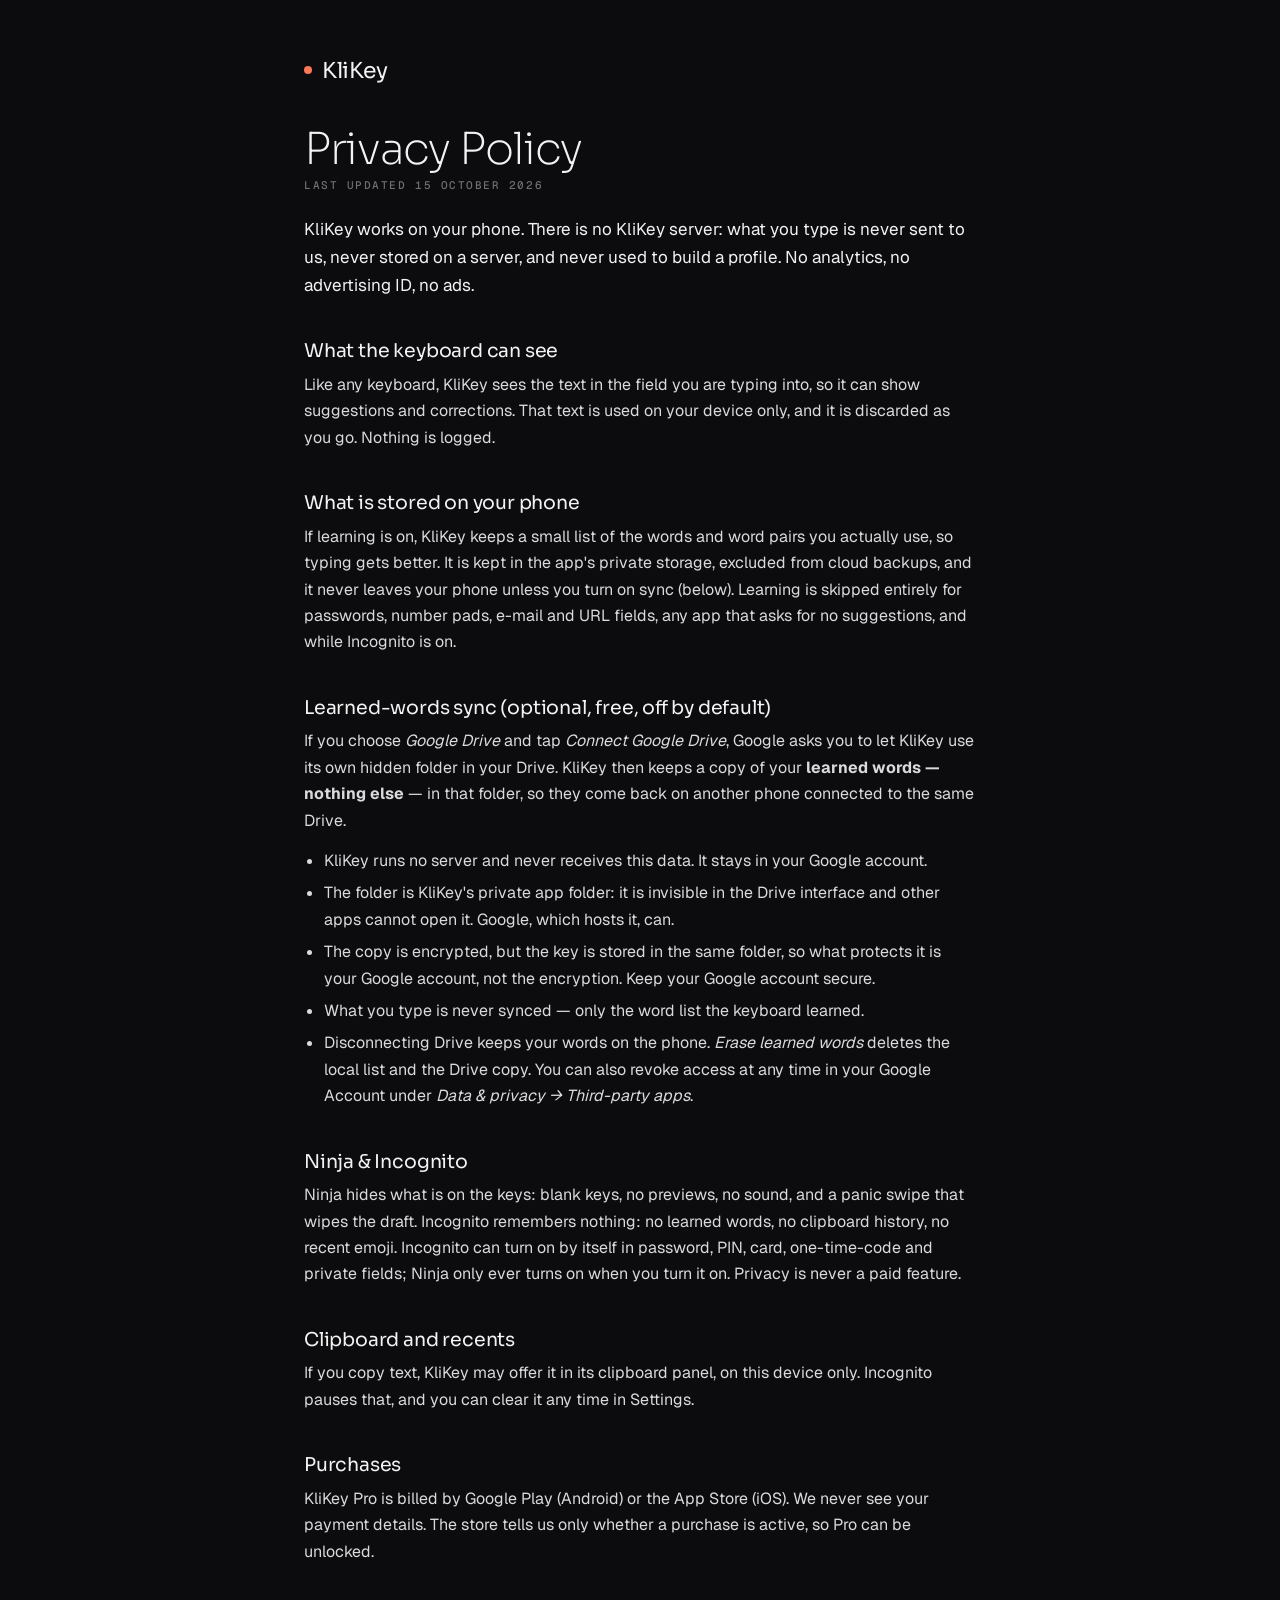
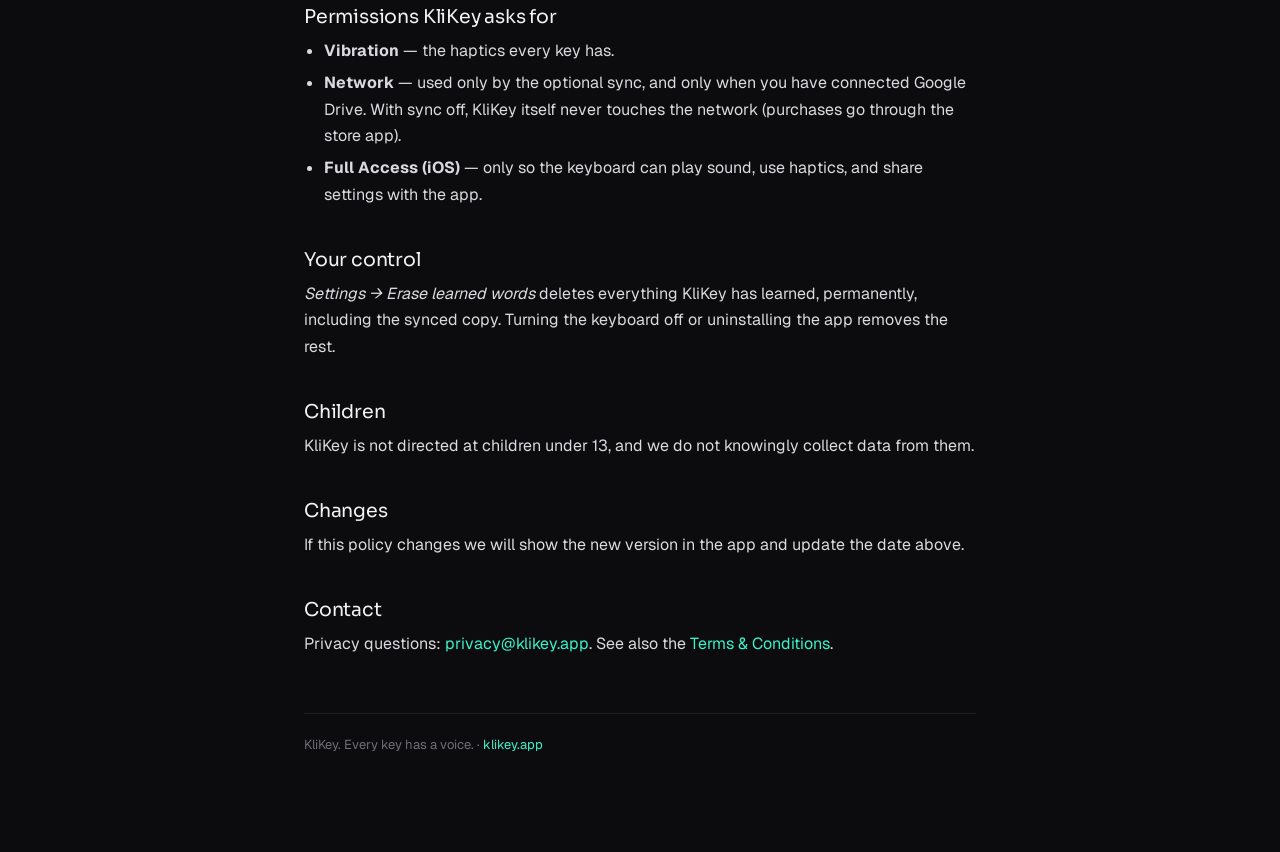
<file: privacy.html>
<!DOCTYPE html>
<html lang="en">
<head>
<meta charset="utf-8">
<meta name="viewport" content="width=device-width, initial-scale=1">
<title>Privacy Policy — KliKey</title>
<meta name="description" content="KliKey's privacy policy: what stays on your phone, and what the optional learned-words sync does.">
<link rel="icon" href="/brand/favicon-32.png" sizes="32x32" type="image/png">
<link rel="apple-touch-icon" href="/brand/apple-touch-icon.png">
<meta name="theme-color" content="#0C0C0E">
<link rel="preconnect" href="https://fonts.googleapis.com">
<link rel="preconnect" href="https://fonts.gstatic.com" crossorigin>
<link href="https://fonts.googleapis.com/css2?family=Sora:wght@200;300;400&family=Geist:wght@400;500&family=Geist+Mono:wght@500&display=swap" rel="stylesheet">
<style>
  :root { color-scheme: dark; }
  * { box-sizing: border-box; }
  body { margin: 0; background: #0C0C0E; color: #DADADE; font: 400 16px/1.65 'Geist', system-ui, sans-serif; -webkit-font-smoothing: antialiased; }
  .wrap { max-width: 720px; margin: 0 auto; padding: 56px 24px 96px; }
  .brand { display: inline-flex; align-items: center; gap: 10px; color: #F2F2F3; text-decoration: none; font: 400 22px 'Sora', sans-serif; letter-spacing: -.02em; }
  .brand .dot { width: 8px; height: 8px; border-radius: 99px; background: oklch(.72 .17 35); }
  h1 { font: 200 44px/1.15 'Sora', sans-serif; letter-spacing: -.03em; color: #F2F2F3; margin: 40px 0 6px; }
  .date { font: 500 11px/1 'Geist Mono', monospace; letter-spacing: .14em; text-transform: uppercase; color: #6E6E75; }
  h2 { font: 400 19px/1.3 'Sora', sans-serif; letter-spacing: -.01em; color: #F2F2F3; margin: 40px 0 8px; }
  p { margin: 0 0 14px; }
  ul { margin: 0 0 14px; padding-left: 20px; }
  li { margin: 0 0 6px; }
  a { color: oklch(.86 .15 175); text-decoration: none; }
  a:hover { text-decoration: underline; }
  .lead { font-size: 17px; color: #F2F2F3; }
  footer { margin-top: 56px; padding-top: 20px; border-top: 1px solid rgba(255,255,255,.08); color: #6E6E75; font-size: 13px; }
  code { font: 500 13px 'Geist Mono', monospace; color: #C9C9CE; }
</style>
</head>
<body>
<div class="wrap">
  <a class="brand" href="/"><span class="dot"></span>KliKey</a>
  <h1>Privacy Policy</h1>
  <div class="date">Last updated 15 October 2026</div>

  <p class="lead" style="margin-top:24px">KliKey works on your phone. There is no KliKey server: what you type is never sent to us, never stored on a server, and never used to build a profile. No analytics, no advertising ID, no ads.</p>

  <h2>What the keyboard can see</h2>
  <p>Like any keyboard, KliKey sees the text in the field you are typing into, so it can show suggestions and corrections. That text is used on your device only, and it is discarded as you go. Nothing is logged.</p>

  <h2>What is stored on your phone</h2>
  <p>If learning is on, KliKey keeps a small list of the words and word pairs you actually use, so typing gets better. It is kept in the app's private storage, excluded from cloud backups, and it never leaves your phone unless you turn on sync (below). Learning is skipped entirely for passwords, number pads, e-mail and URL fields, any app that asks for no suggestions, and while Incognito is on.</p>

  <h2>Learned-words sync (optional, free, off by default)</h2>
  <p>If you choose <em>Google Drive</em> and tap <em>Connect Google Drive</em>, Google asks you to let KliKey use its own hidden folder in your Drive. KliKey then keeps a copy of your <strong>learned words — nothing else</strong> — in that folder, so they come back on another phone connected to the same Drive.</p>
  <ul>
    <li>KliKey runs no server and never receives this data. It stays in your Google account.</li>
    <li>The folder is KliKey's private app folder: it is invisible in the Drive interface and other apps cannot open it. Google, which hosts it, can.</li>
    <li>The copy is encrypted, but the key is stored in the same folder, so what protects it is your Google account, not the encryption. Keep your Google account secure.</li>
    <li>What you type is never synced — only the word list the keyboard learned.</li>
    <li>Disconnecting Drive keeps your words on the phone. <em>Erase learned words</em> deletes the local list and the Drive copy. You can also revoke access at any time in your Google Account under <em>Data &amp; privacy → Third-party apps</em>.</li>
  </ul>

  <h2>Ninja &amp; Incognito</h2>
  <p>Ninja hides what is on the keys: blank keys, no previews, no sound, and a panic swipe that wipes the draft. Incognito remembers nothing: no learned words, no clipboard history, no recent emoji. Incognito can turn on by itself in password, PIN, card, one-time-code and private fields; Ninja only ever turns on when you turn it on. Privacy is never a paid feature.</p>

  <h2>Clipboard and recents</h2>
  <p>If you copy text, KliKey may offer it in its clipboard panel, on this device only. Incognito pauses that, and you can clear it any time in Settings.</p>

  <h2>Purchases</h2>
  <p>KliKey Pro is billed by Google Play (Android) or the App Store (iOS). We never see your payment details. The store tells us only whether a purchase is active, so Pro can be unlocked.</p>

  <h2>Permissions KliKey asks for</h2>
  <ul>
    <li><strong>Vibration</strong> — the haptics every key has.</li>
    <li><strong>Network</strong> — used only by the optional sync, and only when you have connected Google Drive. With sync off, KliKey itself never touches the network (purchases go through the store app).</li>
    <li><strong>Full Access (iOS)</strong> — only so the keyboard can play sound, use haptics, and share settings with the app.</li>
  </ul>

  <h2>Your control</h2>
  <p><em>Settings → Erase learned words</em> deletes everything KliKey has learned, permanently, including the synced copy. Turning the keyboard off or uninstalling the app removes the rest.</p>

  <h2>Children</h2>
  <p>KliKey is not directed at children under 13, and we do not knowingly collect data from them.</p>

  <h2>Changes</h2>
  <p>If this policy changes we will show the new version in the app and update the date above.</p>

  <h2>Contact</h2>
  <p>Privacy questions: <a href="mailto:privacy@klikey.app">privacy@klikey.app</a>. See also the <a href="/terms.html">Terms &amp; Conditions</a>.</p>

  <footer>KliKey. Every key has a voice. · <a href="/">klikey.app</a></footer>
</div>
</body>
</html>
</file>
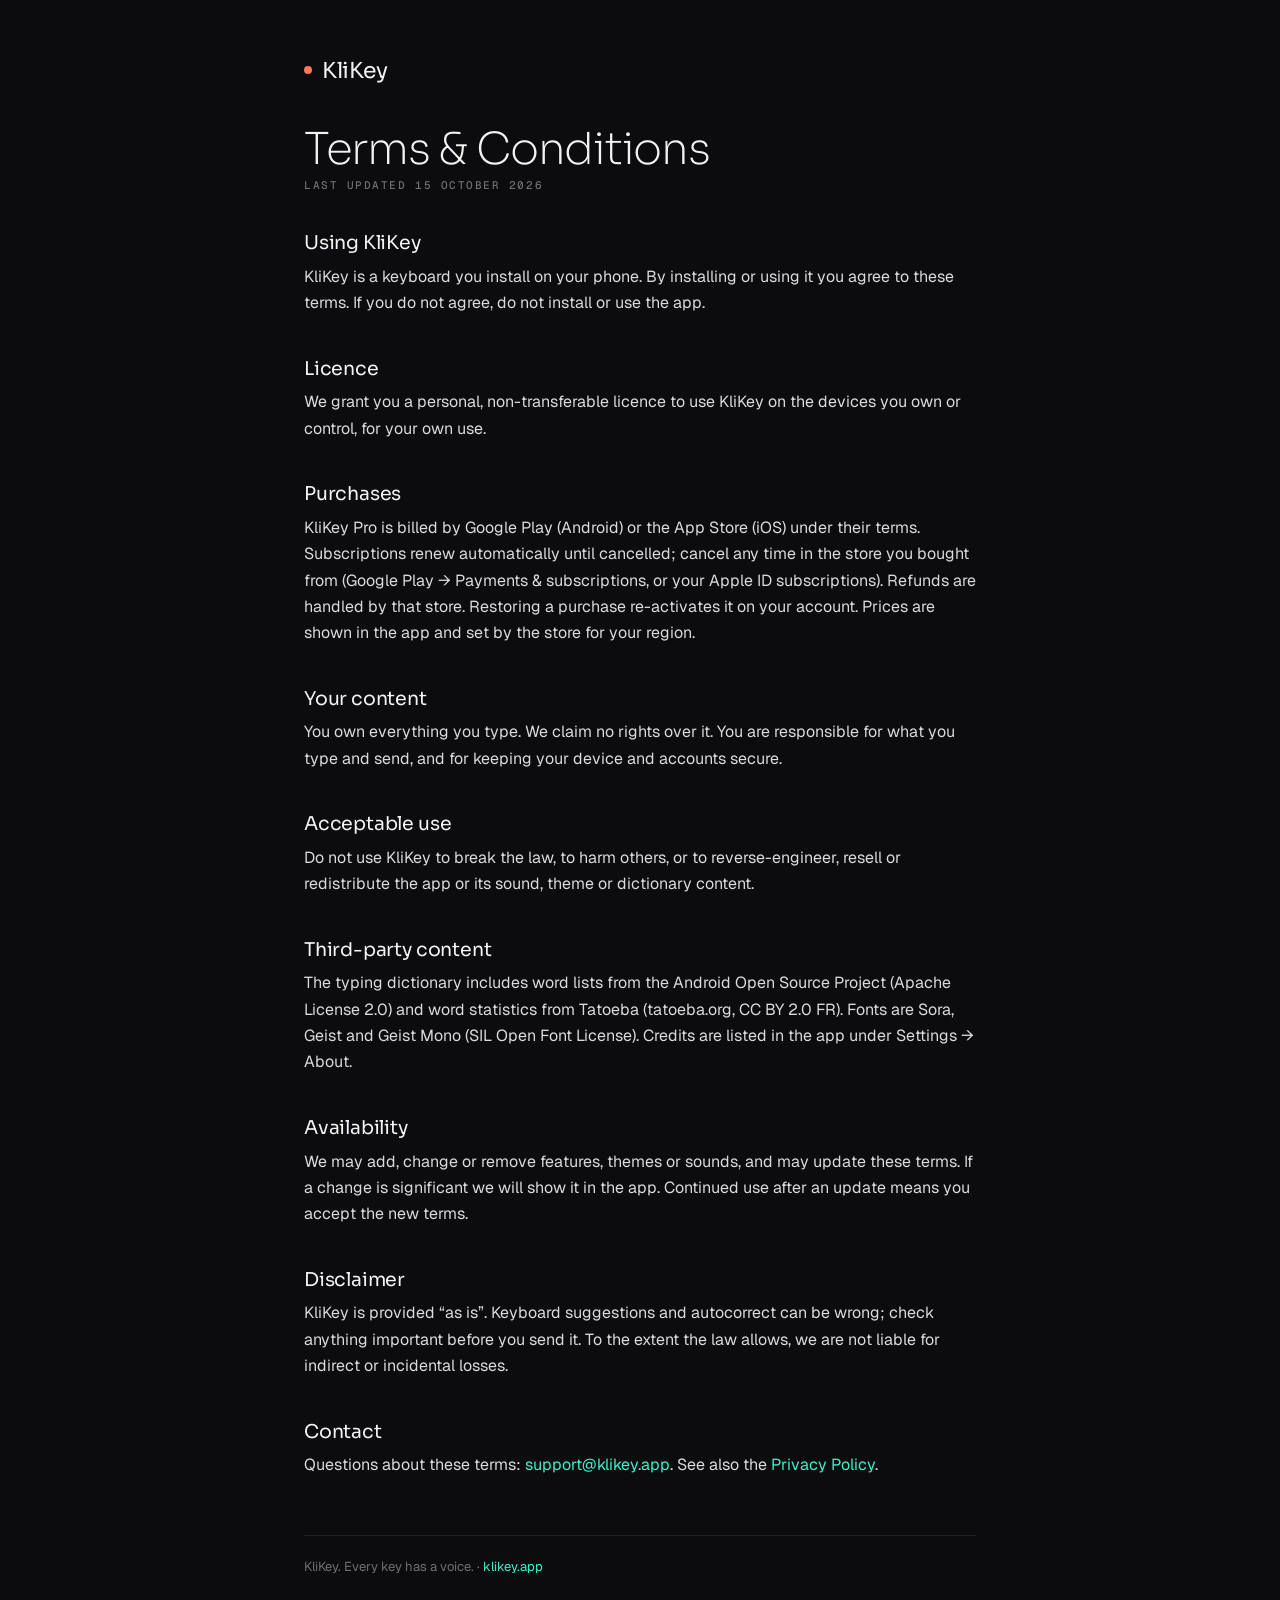
<file: terms.html>
<!DOCTYPE html>
<html lang="en">
<head>
<meta charset="utf-8">
<meta name="viewport" content="width=device-width, initial-scale=1">
<title>Terms &amp; Conditions — KliKey</title>
<meta name="description" content="KliKey's terms: licence, purchases, subscriptions, acceptable use and contact.">
<link rel="icon" href="/brand/favicon-32.png" sizes="32x32" type="image/png">
<link rel="apple-touch-icon" href="/brand/apple-touch-icon.png">
<meta name="theme-color" content="#0C0C0E">
<link rel="preconnect" href="https://fonts.googleapis.com">
<link rel="preconnect" href="https://fonts.gstatic.com" crossorigin>
<link href="https://fonts.googleapis.com/css2?family=Sora:wght@200;300;400&family=Geist:wght@400;500&family=Geist+Mono:wght@500&display=swap" rel="stylesheet">
<style>
  :root { color-scheme: dark; }
  * { box-sizing: border-box; }
  body { margin: 0; background: #0C0C0E; color: #DADADE; font: 400 16px/1.65 'Geist', system-ui, sans-serif; -webkit-font-smoothing: antialiased; }
  .wrap { max-width: 720px; margin: 0 auto; padding: 56px 24px 96px; }
  .brand { display: inline-flex; align-items: center; gap: 10px; color: #F2F2F3; text-decoration: none; font: 400 22px 'Sora', sans-serif; letter-spacing: -.02em; }
  .brand .dot { width: 8px; height: 8px; border-radius: 99px; background: oklch(.72 .17 35); }
  h1 { font: 200 44px/1.15 'Sora', sans-serif; letter-spacing: -.03em; color: #F2F2F3; margin: 40px 0 6px; }
  .date { font: 500 11px/1 'Geist Mono', monospace; letter-spacing: .14em; text-transform: uppercase; color: #6E6E75; }
  h2 { font: 400 19px/1.3 'Sora', sans-serif; letter-spacing: -.01em; color: #F2F2F3; margin: 40px 0 8px; }
  p { margin: 0 0 14px; }
  a { color: oklch(.86 .15 175); text-decoration: none; }
  a:hover { text-decoration: underline; }
  footer { margin-top: 56px; padding-top: 20px; border-top: 1px solid rgba(255,255,255,.08); color: #6E6E75; font-size: 13px; }
</style>
</head>
<body>
<div class="wrap">
  <a class="brand" href="/"><span class="dot"></span>KliKey</a>
  <h1>Terms &amp; Conditions</h1>
  <div class="date">Last updated 15 October 2026</div>

  <h2>Using KliKey</h2>
  <p>KliKey is a keyboard you install on your phone. By installing or using it you agree to these terms. If you do not agree, do not install or use the app.</p>

  <h2>Licence</h2>
  <p>We grant you a personal, non-transferable licence to use KliKey on the devices you own or control, for your own use.</p>

  <h2>Purchases</h2>
  <p>KliKey Pro is billed by Google Play (Android) or the App Store (iOS) under their terms. Subscriptions renew automatically until cancelled; cancel any time in the store you bought from (Google Play → Payments &amp; subscriptions, or your Apple ID subscriptions). Refunds are handled by that store. Restoring a purchase re-activates it on your account. Prices are shown in the app and set by the store for your region.</p>

  <h2>Your content</h2>
  <p>You own everything you type. We claim no rights over it. You are responsible for what you type and send, and for keeping your device and accounts secure.</p>

  <h2>Acceptable use</h2>
  <p>Do not use KliKey to break the law, to harm others, or to reverse-engineer, resell or redistribute the app or its sound, theme or dictionary content.</p>

  <h2>Third-party content</h2>
  <p>The typing dictionary includes word lists from the Android Open Source Project (Apache License 2.0) and word statistics from Tatoeba (tatoeba.org, CC BY 2.0 FR). Fonts are Sora, Geist and Geist Mono (SIL Open Font License). Credits are listed in the app under Settings → About.</p>

  <h2>Availability</h2>
  <p>We may add, change or remove features, themes or sounds, and may update these terms. If a change is significant we will show it in the app. Continued use after an update means you accept the new terms.</p>

  <h2>Disclaimer</h2>
  <p>KliKey is provided “as is”. Keyboard suggestions and autocorrect can be wrong; check anything important before you send it. To the extent the law allows, we are not liable for indirect or incidental losses.</p>

  <h2>Contact</h2>
  <p>Questions about these terms: <a href="mailto:support@klikey.app">support@klikey.app</a>. See also the <a href="/privacy.html">Privacy Policy</a>.</p>

  <footer>KliKey. Every key has a voice. · <a href="/">klikey.app</a></footer>
</div>
</body>
</html>
</file>
<file: assets/index-CY-mfTZy.css>
@import"https://fonts.googleapis.com/css2?family=Geist:wght@300..700&family=Geist+Mono:wght@400..600&family=Sora:wght@200..600&display=swap";@import"https://fonts.googleapis.com/css2?family=Geist:wght@300..700&family=Geist+Mono:wght@400..600&family=Sora:wght@200..600&family=Noto+Sans:wght@400;500;600&family=Noto+Sans+Thai:wght@400;500&family=Noto+Sans+Lao:wght@400;500&family=Noto+Sans+Khmer:wght@400;500&family=Noto+Sans+Armenian:wght@400;500&family=Noto+Sans+Georgian:wght@400;500&family=Noto+Sans+Hebrew:wght@400;500&family=Noto+Sans+Arabic:wght@400;500&family=Noto+Sans+Devanagari:wght@400;500&family=Noto+Sans+Bengali:wght@400;500&family=Noto+Sans+Tamil:wght@400;500&family=Noto+Sans+Telugu:wght@400;500&family=Noto+Sans+Kannada:wght@400;500&family=Noto+Sans+Malayalam:wght@400;500&family=Noto+Sans+Sinhala:wght@400;500&family=Noto+Sans+KR:wght@400;500&display=swap";@import"https://fonts.googleapis.com/css2?family=Sora:wght@400..600&display=swap";body{margin:0;background:#0c0c0e;-webkit-font-smoothing:antialiased;color:#f2f2f3}a{color:#f2f2f3;text-decoration:none}body{margin:0;background:#0c0c0e;-webkit-font-smoothing:antialiased}a{color:#f2f2f3}a:hover{color:#fff}@keyframes ckBlink{0%,49%{opacity:1}50%,to{opacity:0}}@media(max-width:1559px){#dc-root{zoom:var(--kk-zoom, calc(100vw/1560px) );min-width:0;width:100%;overflow:hidden}html{overflow-x:hidden}}@supports not (zoom: 1){@media(max-width:1559px){#dc-root{zoom:1;transform:scale(var(--kk-zoom, calc(100vw/1560px) ));transform-origin:top left;width:calc(100% / var(--kk-zoom, calc(100vw/1560px) ))}}}
</file>
